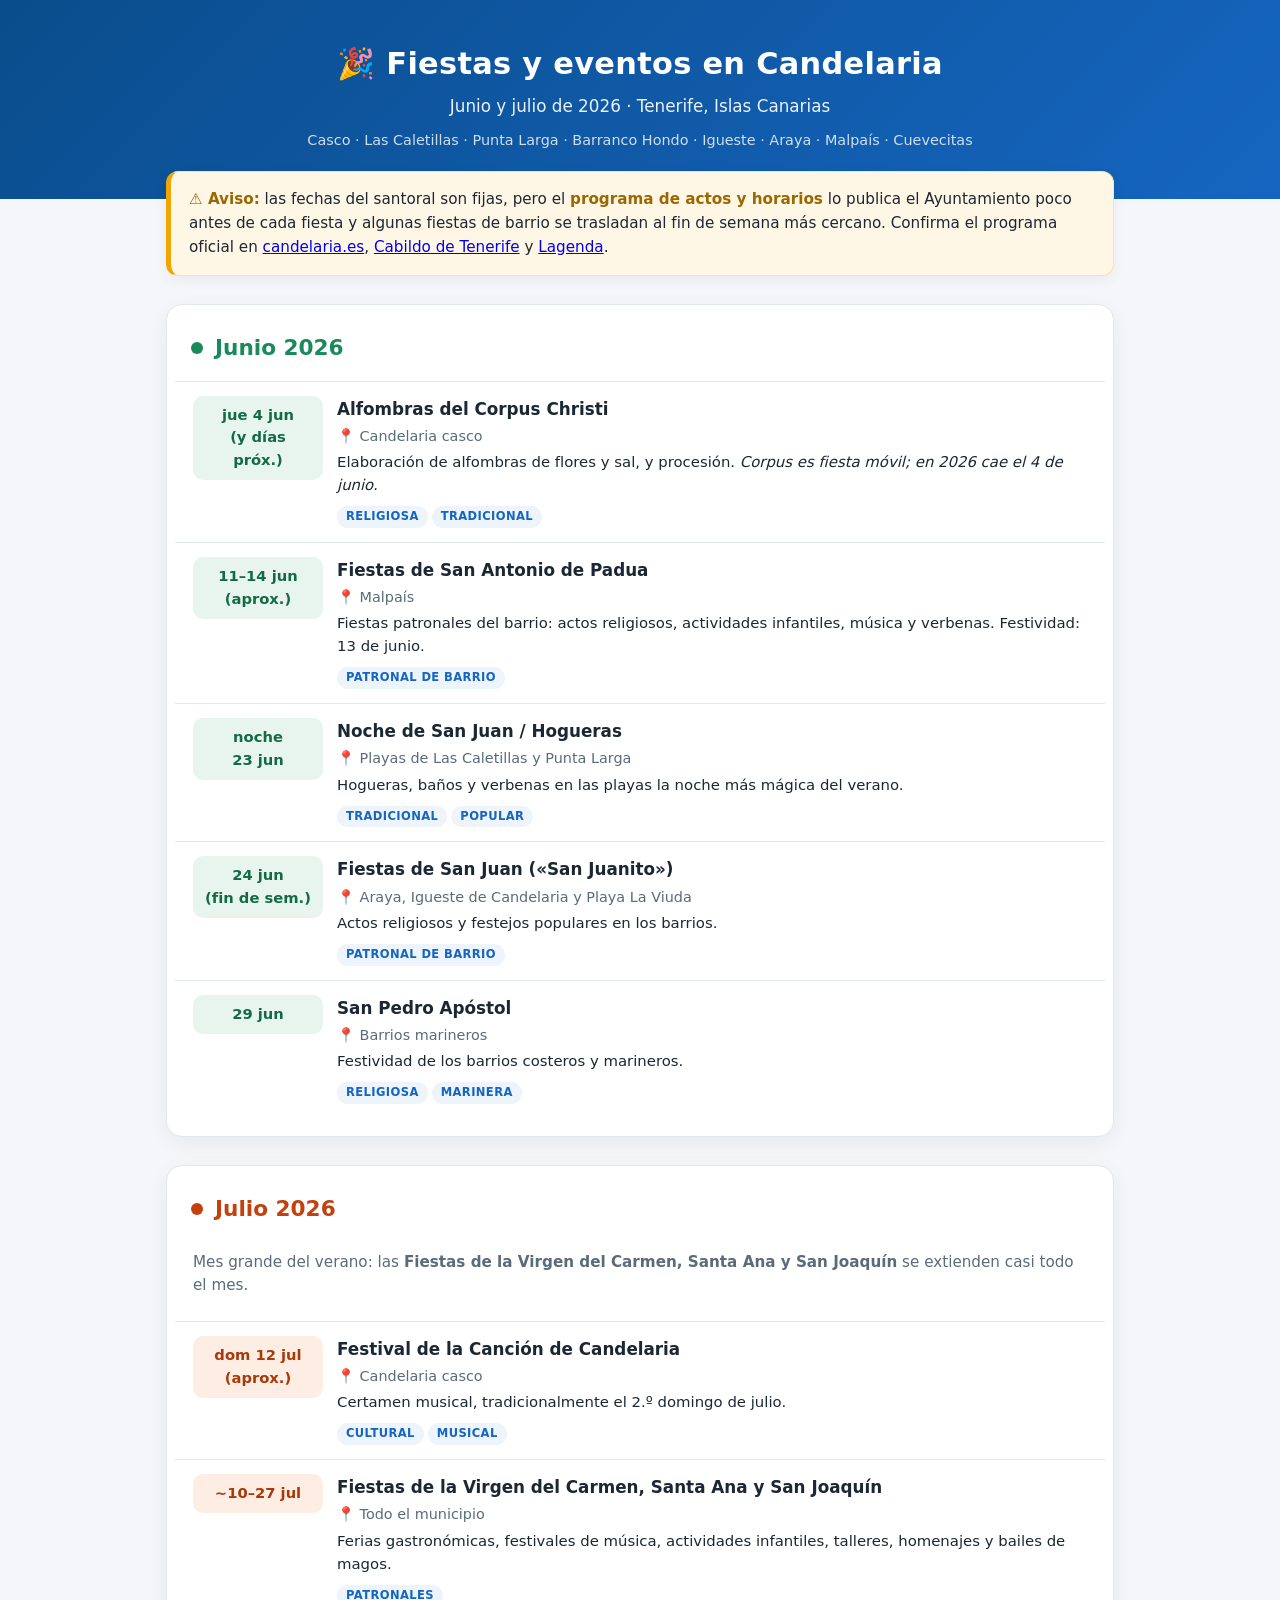
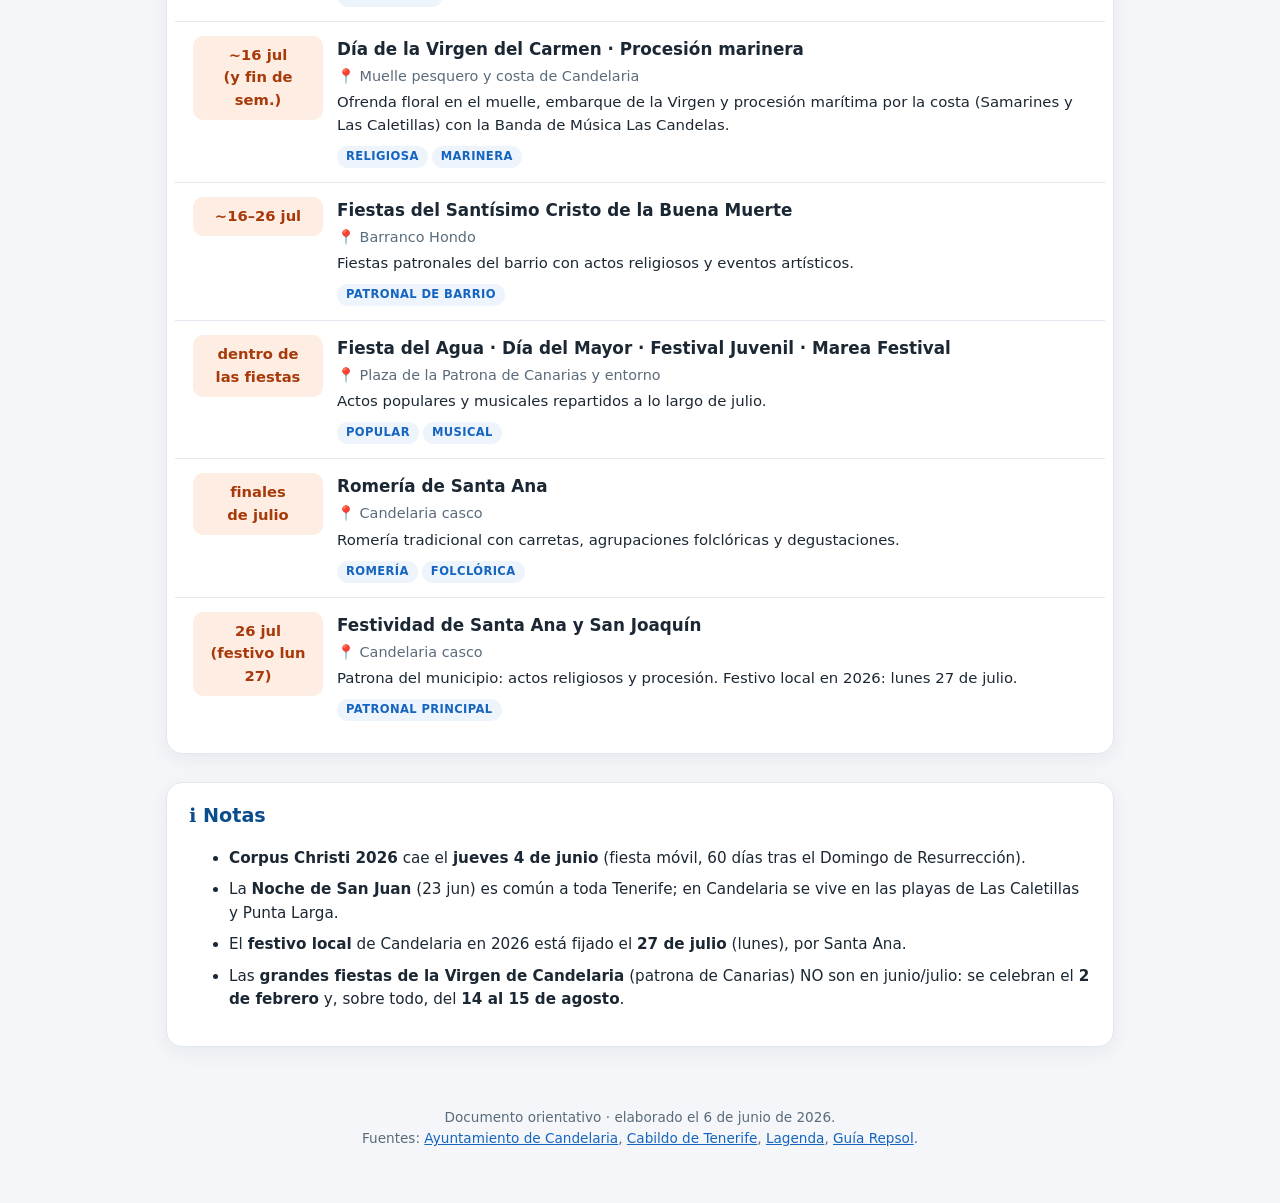
<file: candelaria-eventos/calendario-junio-julio.html>
<!DOCTYPE html>
<html lang="es">
<head>
<meta charset="UTF-8">
<meta name="viewport" content="width=device-width, initial-scale=1.0">
<title>Fiestas y eventos en Candelaria · Junio–Julio 2026</title>
<style>
  :root{
    --azul:#0a4d8c; --azul2:#1565c0; --arena:#fff8ef;
    --tinta:#1b2733; --gris:#5a6b7b; --linea:#e3e8ee;
    --jun:#1b8a5a; --jul:#c2410c; --chip:#eef4fb;
  }
  *{box-sizing:border-box}
  body{
    margin:0; font-family:system-ui,-apple-system,"Segoe UI",Roboto,Helvetica,Arial,sans-serif;
    color:var(--tinta); background:#f4f6f9; line-height:1.55;
  }
  header{
    background:linear-gradient(135deg,var(--azul) 0%,var(--azul2) 100%);
    color:#fff; padding:40px 24px 48px; text-align:center;
  }
  header h1{margin:0 0 6px; font-size:1.9rem; letter-spacing:.3px}
  header p{margin:0; opacity:.92; font-size:1.05rem}
  header .sub{margin-top:10px; font-size:.9rem; opacity:.8}
  main{max-width:980px; margin:-28px auto 60px; padding:0 16px}
  .aviso{
    background:#fff7e6; border:1px solid #ffe2a8; border-left:5px solid #f0a500;
    border-radius:12px; padding:16px 18px; margin:0 0 28px; font-size:.95rem;
    box-shadow:0 4px 14px rgba(0,0,0,.05);
  }
  .aviso b{color:#9a6700}
  section{
    background:#fff; border:1px solid var(--linea); border-radius:16px;
    padding:8px 8px 18px; margin-bottom:28px; box-shadow:0 6px 20px rgba(20,40,70,.06);
    overflow:hidden;
  }
  .mes{
    display:flex; align-items:center; gap:12px; padding:18px 16px 10px;
    font-size:1.35rem; font-weight:700;
  }
  .mes.junio{color:var(--jun)}
  .mes.julio{color:var(--jul)}
  .mes .dot{width:12px;height:12px;border-radius:50%}
  .mes.junio .dot{background:var(--jun)}
  .mes.julio .dot{background:var(--jul)}
  .nota-mes{padding:0 18px 8px; color:var(--gris); font-size:.95rem}
  ul.eventos{list-style:none; margin:6px 0 0; padding:0}
  ul.eventos li{
    display:grid; grid-template-columns:130px 1fr; gap:14px;
    padding:14px 18px; border-top:1px solid var(--linea); align-items:start;
  }
  .fecha{
    font-weight:700; color:var(--tinta); font-size:.92rem;
    background:var(--chip); border-radius:10px; padding:8px 10px; text-align:center;
  }
  .junio .fecha{background:#e7f5ee; color:#136b46}
  .julio .fecha{background:#fdede2; color:#a8390a}
  .ev h3{margin:0 0 3px; font-size:1.05rem}
  .ev .lugar{color:var(--gris); font-size:.9rem; margin:0 0 4px}
  .ev .desc{margin:0; font-size:.93rem}
  .tags{margin-top:6px}
  .tag{
    display:inline-block; font-size:.72rem; font-weight:600; text-transform:uppercase;
    letter-spacing:.4px; color:var(--azul2); background:var(--chip);
    border-radius:20px; padding:2px 9px; margin:2px 4px 0 0;
  }
  .notas{
    background:#fff; border:1px solid var(--linea); border-radius:16px;
    padding:18px 22px; box-shadow:0 6px 20px rgba(20,40,70,.06);
  }
  .notas h2{margin-top:0; font-size:1.2rem; color:var(--azul)}
  .notas li{margin-bottom:8px; font-size:.95rem}
  footer{text-align:center; color:var(--gris); font-size:.85rem; padding:0 16px 40px}
  footer a{color:var(--azul2)}
  @media(max-width:560px){
    ul.eventos li{grid-template-columns:1fr; gap:6px}
    .fecha{justify-self:start; padding:6px 12px}
    header h1{font-size:1.5rem}
  }
</style>
</head>
<body>
<header>
  <h1>🎉 Fiestas y eventos en Candelaria</h1>
  <p>Junio y julio de 2026 · Tenerife, Islas Canarias</p>
  <div class="sub">Casco · Las Caletillas · Punta Larga · Barranco Hondo · Igueste · Araya · Malpaís · Cuevecitas</div>
</header>

<main>
  <div class="aviso">
    <b>⚠️ Aviso:</b> las fechas del santoral son fijas, pero el <b>programa de actos y horarios</b>
    lo publica el Ayuntamiento poco antes de cada fiesta y algunas fiestas de barrio se trasladan al
    fin de semana más cercano. Confirma el programa oficial en
    <a href="https://www.candelaria.es" target="_blank" rel="noopener">candelaria.es</a>,
    <a href="https://www.tenerife.es/fiestas-de-tenerife" target="_blank" rel="noopener">Cabildo de Tenerife</a>
    y <a href="https://lagenda.org" target="_blank" rel="noopener">Lagenda</a>.
  </div>

  <!-- JUNIO -->
  <section class="junio">
    <div class="mes junio"><span class="dot"></span>Junio 2026</div>
    <ul class="eventos">
      <li>
        <div class="fecha">jue 4 jun<br>(y días próx.)</div>
        <div class="ev">
          <h3>Alfombras del Corpus Christi</h3>
          <p class="lugar">📍 Candelaria casco</p>
          <p class="desc">Elaboración de alfombras de flores y sal, y procesión. <em>Corpus es fiesta móvil; en 2026 cae el 4 de junio.</em></p>
          <div class="tags"><span class="tag">Religiosa</span><span class="tag">Tradicional</span></div>
        </div>
      </li>
      <li>
        <div class="fecha">11–14 jun<br>(aprox.)</div>
        <div class="ev">
          <h3>Fiestas de San Antonio de Padua</h3>
          <p class="lugar">📍 Malpaís</p>
          <p class="desc">Fiestas patronales del barrio: actos religiosos, actividades infantiles, música y verbenas. Festividad: 13 de junio.</p>
          <div class="tags"><span class="tag">Patronal de barrio</span></div>
        </div>
      </li>
      <li>
        <div class="fecha">noche<br>23 jun</div>
        <div class="ev">
          <h3>Noche de San Juan / Hogueras</h3>
          <p class="lugar">📍 Playas de Las Caletillas y Punta Larga</p>
          <p class="desc">Hogueras, baños y verbenas en las playas la noche más mágica del verano.</p>
          <div class="tags"><span class="tag">Tradicional</span><span class="tag">Popular</span></div>
        </div>
      </li>
      <li>
        <div class="fecha">24 jun<br>(fin de sem.)</div>
        <div class="ev">
          <h3>Fiestas de San Juan («San Juanito»)</h3>
          <p class="lugar">📍 Araya, Igueste de Candelaria y Playa La Viuda</p>
          <p class="desc">Actos religiosos y festejos populares en los barrios.</p>
          <div class="tags"><span class="tag">Patronal de barrio</span></div>
        </div>
      </li>
      <li>
        <div class="fecha">29 jun</div>
        <div class="ev">
          <h3>San Pedro Apóstol</h3>
          <p class="lugar">📍 Barrios marineros</p>
          <p class="desc">Festividad de los barrios costeros y marineros.</p>
          <div class="tags"><span class="tag">Religiosa</span><span class="tag">Marinera</span></div>
        </div>
      </li>
    </ul>
  </section>

  <!-- JULIO -->
  <section class="julio">
    <div class="mes julio"><span class="dot"></span>Julio 2026</div>
    <p class="nota-mes">Mes grande del verano: las <b>Fiestas de la Virgen del Carmen, Santa Ana y San Joaquín</b> se extienden casi todo el mes.</p>
    <ul class="eventos">
      <li>
        <div class="fecha">dom 12 jul<br>(aprox.)</div>
        <div class="ev">
          <h3>Festival de la Canción de Candelaria</h3>
          <p class="lugar">📍 Candelaria casco</p>
          <p class="desc">Certamen musical, tradicionalmente el 2.º domingo de julio.</p>
          <div class="tags"><span class="tag">Cultural</span><span class="tag">Musical</span></div>
        </div>
      </li>
      <li>
        <div class="fecha">~10–27 jul</div>
        <div class="ev">
          <h3>Fiestas de la Virgen del Carmen, Santa Ana y San Joaquín</h3>
          <p class="lugar">📍 Todo el municipio</p>
          <p class="desc">Ferias gastronómicas, festivales de música, actividades infantiles, talleres, homenajes y bailes de magos.</p>
          <div class="tags"><span class="tag">Patronales</span></div>
        </div>
      </li>
      <li>
        <div class="fecha">~16 jul<br>(y fin de sem.)</div>
        <div class="ev">
          <h3>Día de la Virgen del Carmen · Procesión marinera</h3>
          <p class="lugar">📍 Muelle pesquero y costa de Candelaria</p>
          <p class="desc">Ofrenda floral en el muelle, embarque de la Virgen y procesión marítima por la costa (Samarines y Las Caletillas) con la Banda de Música Las Candelas.</p>
          <div class="tags"><span class="tag">Religiosa</span><span class="tag">Marinera</span></div>
        </div>
      </li>
      <li>
        <div class="fecha">~16–26 jul</div>
        <div class="ev">
          <h3>Fiestas del Santísimo Cristo de la Buena Muerte</h3>
          <p class="lugar">📍 Barranco Hondo</p>
          <p class="desc">Fiestas patronales del barrio con actos religiosos y eventos artísticos.</p>
          <div class="tags"><span class="tag">Patronal de barrio</span></div>
        </div>
      </li>
      <li>
        <div class="fecha">dentro de<br>las fiestas</div>
        <div class="ev">
          <h3>Fiesta del Agua · Día del Mayor · Festival Juvenil · Marea Festival</h3>
          <p class="lugar">📍 Plaza de la Patrona de Canarias y entorno</p>
          <p class="desc">Actos populares y musicales repartidos a lo largo de julio.</p>
          <div class="tags"><span class="tag">Popular</span><span class="tag">Musical</span></div>
        </div>
      </li>
      <li>
        <div class="fecha">finales<br>de julio</div>
        <div class="ev">
          <h3>Romería de Santa Ana</h3>
          <p class="lugar">📍 Candelaria casco</p>
          <p class="desc">Romería tradicional con carretas, agrupaciones folclóricas y degustaciones.</p>
          <div class="tags"><span class="tag">Romería</span><span class="tag">Folclórica</span></div>
        </div>
      </li>
      <li>
        <div class="fecha">26 jul<br>(festivo lun 27)</div>
        <div class="ev">
          <h3>Festividad de Santa Ana y San Joaquín</h3>
          <p class="lugar">📍 Candelaria casco</p>
          <p class="desc">Patrona del municipio: actos religiosos y procesión. Festivo local en 2026: lunes 27 de julio.</p>
          <div class="tags"><span class="tag">Patronal principal</span></div>
        </div>
      </li>
    </ul>
  </section>

  <div class="notas">
    <h2>ℹ️ Notas</h2>
    <ul>
      <li><b>Corpus Christi 2026</b> cae el <b>jueves 4 de junio</b> (fiesta móvil, 60 días tras el Domingo de Resurrección).</li>
      <li>La <b>Noche de San Juan</b> (23 jun) es común a toda Tenerife; en Candelaria se vive en las playas de Las Caletillas y Punta Larga.</li>
      <li>El <b>festivo local</b> de Candelaria en 2026 está fijado el <b>27 de julio</b> (lunes), por Santa Ana.</li>
      <li>Las <b>grandes fiestas de la Virgen de Candelaria</b> (patrona de Canarias) NO son en junio/julio: se celebran el <b>2 de febrero</b> y, sobre todo, del <b>14 al 15 de agosto</b>.</li>
    </ul>
  </div>
</main>

<footer>
  <p>Documento orientativo · elaborado el 6 de junio de 2026.<br>
  Fuentes: <a href="https://www.candelaria.es" target="_blank" rel="noopener">Ayuntamiento de Candelaria</a>,
  <a href="https://www.tenerife.es/fiestas-de-tenerife" target="_blank" rel="noopener">Cabildo de Tenerife</a>,
  <a href="https://lagenda.org" target="_blank" rel="noopener">Lagenda</a>,
  <a href="https://www.guiarepsol.com/es/fichas/fiesta/fiestas-de-la-virgen-del-carmen-de-candelaria-184242/" target="_blank" rel="noopener">Guía Repsol</a>.</p>
</footer>
</body>
</html>
</file>
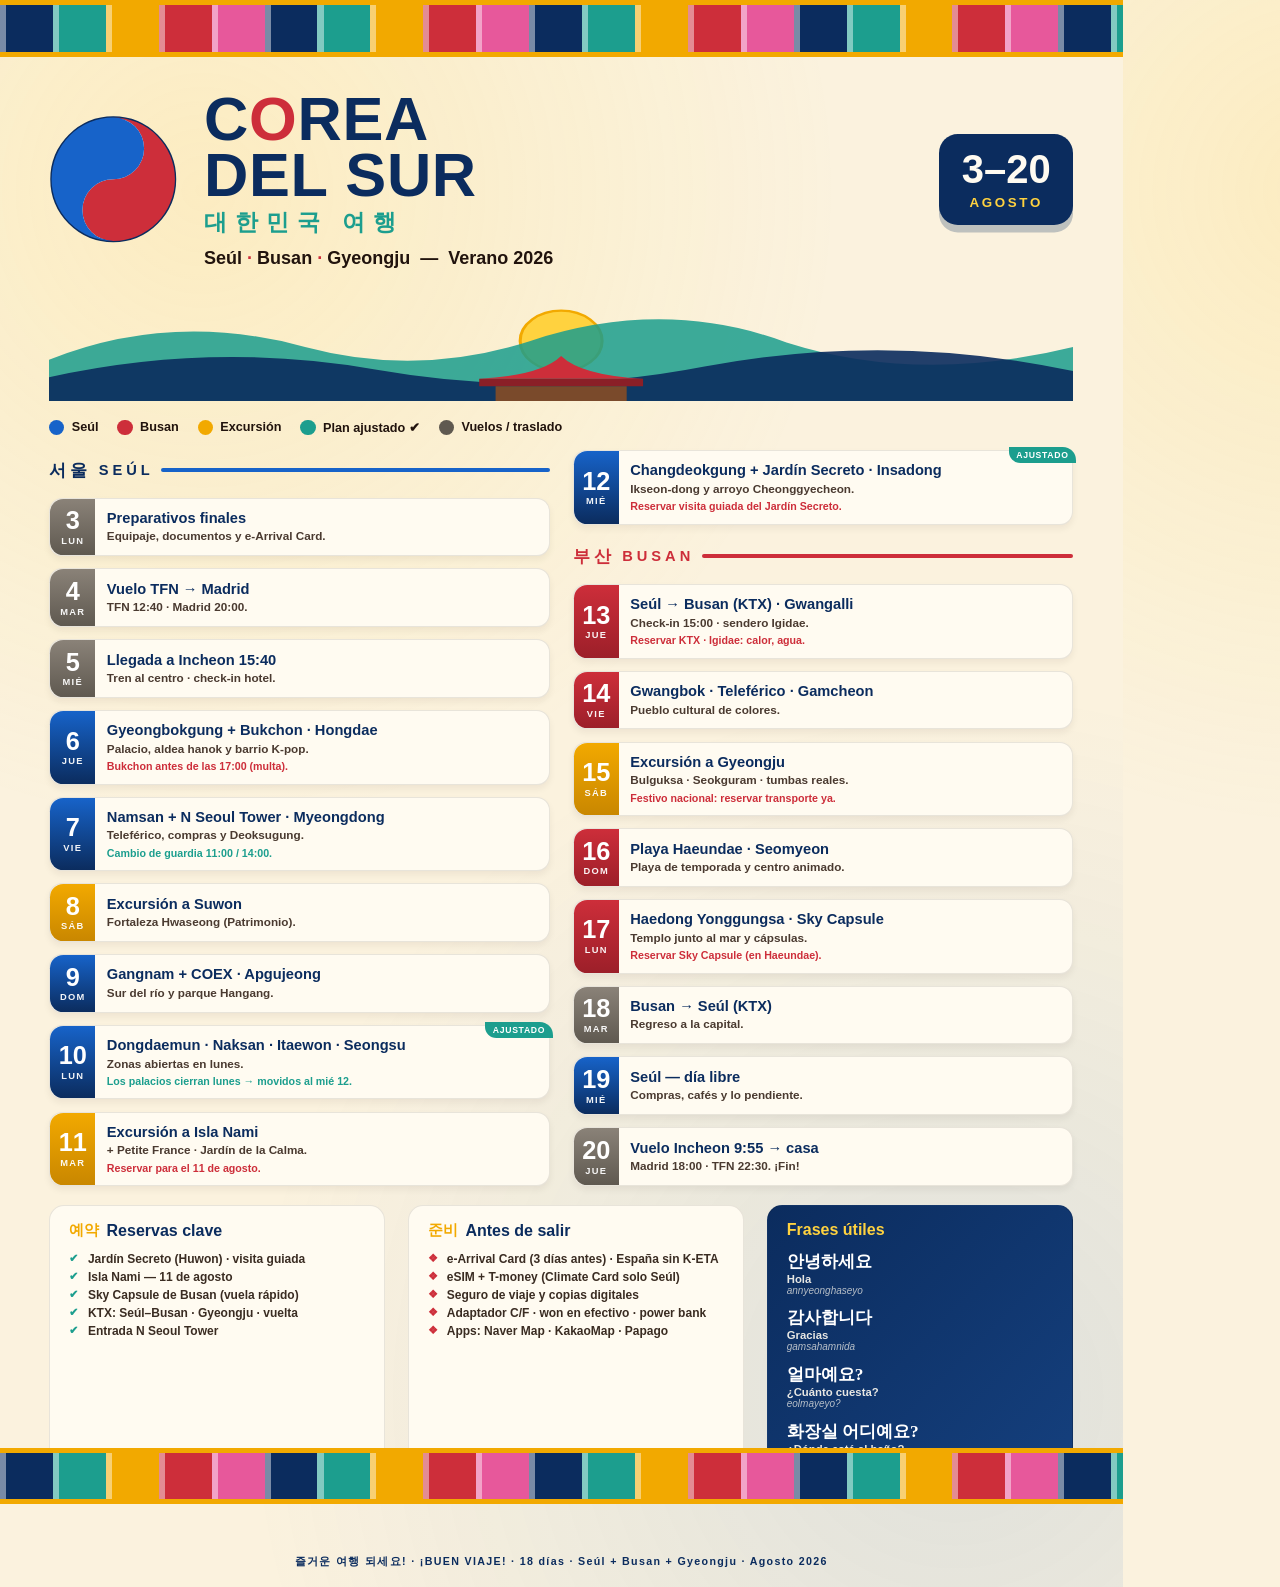
<file: docs/poster-corea-2026.html>
<!DOCTYPE html>
<html lang="es">
<head>
<meta charset="utf-8">
<style>
  @page { size: A3 portrait; margin: 0; }
  :root{
    --indigo:#0B2C5E;      /* azul bandera profundo */
    --blue:#1763C9;
    --red:#CD2E3A;         /* rojo taegeuk */
    --gold:#F2A900;
    --yellow:#FFD23F;
    --jade:#1C9E8E;
    --pink:#E7589B;
    --ink:#21130D;
    --hanji:#FBF2DE;       /* papel hanji */
    --hanji2:#F6E7C6;
    --cream:#FFFBF1;
  }
  *{ box-sizing:border-box; margin:0; padding:0; }
  html,body{ width:297mm; height:420mm; }
  body{
    font-family:"NanumSquareRound","Noto Sans CJK KR",sans-serif;
    color:var(--ink);
    background:
      radial-gradient(circle at 18% 12%, rgba(255,210,63,.18), transparent 38%),
      radial-gradient(circle at 85% 88%, rgba(23,99,201,.12), transparent 42%),
      var(--hanji);
    position:relative;
  }
  /* ---------- bandas dancheong ---------- */
  .dancheong{
    height:15mm; width:100%; position:relative;
    border-top:1.5mm solid var(--gold); border-bottom:1.5mm solid var(--gold);
    background:repeating-linear-gradient(90deg,
      var(--indigo) 0, var(--indigo) 14mm,
      var(--jade) 14mm, var(--jade) 28mm,
      var(--gold) 28mm, var(--gold) 42mm,
      var(--red) 42mm, var(--red) 56mm,
      var(--pink) 56mm, var(--pink) 70mm);
  }
  .dancheong::after{
    content:""; position:absolute; left:0; right:0; top:0; bottom:0;
    background:repeating-linear-gradient(90deg,
      rgba(255,255,255,.9) 0, rgba(255,255,255,.9) 1.6mm,
      transparent 1.6mm, transparent 14mm);
    opacity:.5;
  }
  .dancheong.bottom{ position:absolute; bottom:0; left:0; }

  .wrap{ padding:9mm 13mm 0; }

  /* ---------- cabecera ---------- */
  header{ display:flex; align-items:center; gap:7mm; margin-bottom:5mm; }
  .taegeuk{ width:34mm; height:34mm; flex:none; }
  .title h1{
    font-family:"NanumSquareRound",sans-serif; font-weight:800;
    font-size:46pt; line-height:.92; letter-spacing:.5pt;
    color:var(--indigo);
  }
  .title h1 .acc{ color:var(--red); }
  .title .ko{
    font-family:"Noto Serif CJK KR","NanumMyeongjo",serif;
    font-size:17pt; color:var(--jade); font-weight:700; margin-top:1mm; letter-spacing:6pt;
  }
  .title .sub{
    margin-top:2.5mm; font-size:13.5pt; font-weight:700; color:var(--ink);
  }
  .title .sub b{ color:var(--red); }
  .datechip{
    margin-left:auto; text-align:center; flex:none;
    background:var(--indigo); color:var(--cream); border-radius:5mm;
    padding:4mm 6mm; box-shadow:0 2mm 0 rgba(11,44,94,.25);
  }
  .datechip .big{ font-size:30pt; font-weight:800; line-height:1; }
  .datechip .small{ font-size:10pt; font-weight:700; letter-spacing:2pt; color:var(--yellow); margin-top:1.5mm; }

  /* ---------- skyline ---------- */
  .skyline{ width:100%; height:30mm; display:block; margin:1mm 0 5mm; }

  /* ---------- leyenda ---------- */
  .legend{ display:flex; gap:5mm; flex-wrap:wrap; margin-bottom:4mm; font-size:9.5pt; font-weight:700; }
  .legend span{ display:flex; align-items:center; gap:2mm; }
  .dot{ width:4mm; height:4mm; border-radius:50%; display:inline-block; }

  /* ---------- columnas de dias ---------- */
  .grid{ display:flex; gap:6mm; }
  .col{ flex:1; display:flex; flex-direction:column; gap:3.2mm; }

  .day{
    position:relative; background:var(--cream); border-radius:3.5mm;
    padding:3mm 4mm 3mm 15mm; border:.5mm solid rgba(33,19,13,.1);
    box-shadow:0 1mm 2mm rgba(33,19,13,.06);
  }
  .day .num{
    position:absolute; left:0; top:0; bottom:0; width:12mm;
    border-radius:3.5mm 0 0 3.5mm; color:#fff;
    display:flex; flex-direction:column; align-items:center; justify-content:center;
  }
  .day .num .d{ font-size:19pt; font-weight:800; line-height:1; }
  .day .num .w{ font-size:7pt; font-weight:700; letter-spacing:1pt; margin-top:.6mm; opacity:.95; }
  .day .place{ font-size:11pt; font-weight:800; color:var(--indigo); line-height:1.12; }
  .day .desc{ font-size:8.8pt; font-weight:600; color:#4a3a30; margin-top:.8mm; line-height:1.25; }
  .day .tip{ font-size:8pt; font-weight:700; color:var(--red); margin-top:1mm; }
  .day .tip.ok{ color:var(--jade); }

  .num.seoul{ background:linear-gradient(var(--blue),var(--indigo)); }
  .num.busan{ background:linear-gradient(var(--red),#9c1f29); }
  .num.trip{ background:linear-gradient(#8a8278,#5f5950); }
  .num.exc{ background:linear-gradient(var(--gold),#c98700); }

  .ribbon{
    position:absolute; top:-1mm; right:-1mm; background:var(--jade); color:#fff;
    font-size:6.5pt; font-weight:800; padding:.8mm 2mm; border-radius:0 3.5mm 0 3mm; letter-spacing:.5pt;
  }
  .cityband{
    display:flex; align-items:center; gap:2mm; font-weight:800; letter-spacing:3pt;
    font-size:11pt; padding:1mm 0; margin-top:1mm;
  }
  .cityband .ko{ font-family:"Noto Serif CJK KR",serif; font-size:13pt; }
  .cityband.s{ color:var(--indigo); }
  .cityband.b{ color:var(--red); }
  .cityband .ln{ flex:1; height:1mm; border-radius:1mm; }
  .cityband.s .ln{ background:var(--blue); }
  .cityband.b .ln{ background:var(--red); }

  /* ---------- panel inferior ---------- */
  .bottom{ display:flex; gap:6mm; margin:5mm 0 22mm; }
  .panel{ flex:1; background:var(--cream); border-radius:4mm; padding:4mm 5mm; border:.5mm solid rgba(33,19,13,.1); }
  .panel h3{ font-size:12pt; color:var(--indigo); margin-bottom:2.5mm; display:flex; align-items:center; gap:2mm; }
  .panel h3 .k{ font-family:"Noto Serif CJK KR",serif; color:var(--gold); font-size:11pt; }
  .panel ul{ list-style:none; }
  .panel li{ font-size:9pt; font-weight:600; color:#3a2c22; line-height:1.5; padding-left:5mm; position:relative; }
  .panel li::before{ content:"❖"; position:absolute; left:0; color:var(--red); font-size:8pt; }
  .panel.book li::before{ content:"✔"; color:var(--jade); }
  .phrases{ flex:.9; background:linear-gradient(135deg,var(--indigo),#15407e); color:var(--cream); }
  .phrases h3{ color:var(--yellow); }
  .phrases .row{ margin-bottom:2.6mm; }
  .phrases .ko{ font-family:"Noto Serif CJK KR",serif; font-size:13pt; font-weight:700; color:#fff; }
  .phrases .es{ font-size:8.5pt; font-weight:600; opacity:.9; }
  .phrases .ro{ font-size:7.5pt; font-style:italic; opacity:.7; }

  .credit{ position:absolute; bottom:5mm; left:0; right:0; text-align:center;
           font-size:8pt; font-weight:700; color:var(--indigo); letter-spacing:1pt; }
</style>
</head>
<body>
  <div class="dancheong"></div>
  <div class="wrap">

    <header>
      <svg class="taegeuk" viewBox="0 0 100 100">
        <circle cx="50" cy="50" r="48" fill="#fff" stroke="#0B2C5E" stroke-width="2"/>
        <path d="M50 2 a48 48 0 0 1 0 96 a24 24 0 0 1 0-48 a24 24 0 0 0 0-48Z" fill="#CD2E3A"/>
        <path d="M50 98 a48 48 0 0 1 0-96 a24 24 0 0 1 0 48 a24 24 0 0 0 0 48Z" fill="#1763C9"/>
      </svg>
      <div class="title">
        <h1>C<span class="acc">O</span>REA<br>DEL SUR</h1>
        <div class="ko">대한민국 여행</div>
        <div class="sub">Seúl <b>·</b> Busan <b>·</b> Gyeongju &nbsp;—&nbsp; Verano 2026</div>
      </div>
      <div class="datechip">
        <div class="big">3–20</div>
        <div class="small">AGOSTO</div>
      </div>
    </header>

    <!-- skyline: montañas + hanok + sol -->
    <svg class="skyline" viewBox="0 0 1000 150" preserveAspectRatio="none">
      <circle cx="500" cy="70" r="40" fill="#FFD23F"/>
      <circle cx="500" cy="70" r="40" fill="none" stroke="#F2A900" stroke-width="3"/>
      <path d="M0 150 L0 95 Q120 30 250 78 Q360 118 470 70 Q600 12 720 72 Q850 128 1000 78 L1000 150 Z" fill="#1C9E8E" opacity=".85"/>
      <path d="M0 150 L0 118 Q160 70 320 108 Q480 146 640 104 Q820 58 1000 110 L1000 150 Z" fill="#0B2C5E" opacity=".9"/>
      <!-- tejado hanok central -->
      <g transform="translate(430,90)">
        <path d="M70 0 Q90 26 150 30 L-10 30 Q50 26 70 0Z" fill="#CD2E3A"/>
        <path d="M-10 30 L150 30 L150 40 L-10 40 Z" fill="#8a1f27"/>
        <rect x="6" y="40" width="128" height="20" fill="#7a4a2b"/>
      </g>
    </svg>

    <div class="legend">
      <span><i class="dot" style="background:#1763C9"></i>Seúl</span>
      <span><i class="dot" style="background:#CD2E3A"></i>Busan</span>
      <span><i class="dot" style="background:#F2A900"></i>Excursión</span>
      <span><i class="dot" style="background:#1C9E8E"></i>Plan ajustado ✔</span>
      <span><i class="dot" style="background:#5f5950"></i>Vuelos / traslado</span>
    </div>

    <div class="grid">
      <!-- COLUMNA 1 -->
      <div class="col">
        <div class="cityband s"><span class="ko">서울</span> SEÚL <span class="ln"></span></div>

        <div class="day"><div class="num trip"><span class="d">3</span><span class="w">LUN</span></div>
          <div class="place">Preparativos finales</div>
          <div class="desc">Equipaje, documentos y e-Arrival Card.</div></div>

        <div class="day"><div class="num trip"><span class="d">4</span><span class="w">MAR</span></div>
          <div class="place">Vuelo TFN → Madrid</div>
          <div class="desc">TFN 12:40 · Madrid 20:00.</div></div>

        <div class="day"><div class="num trip"><span class="d">5</span><span class="w">MIÉ</span></div>
          <div class="place">Llegada a Incheon 15:40</div>
          <div class="desc">Tren al centro · check-in hotel.</div></div>

        <div class="day"><div class="num seoul"><span class="d">6</span><span class="w">JUE</span></div>
          <div class="place">Gyeongbokgung + Bukchon · Hongdae</div>
          <div class="desc">Palacio, aldea hanok y barrio K-pop.</div>
          <div class="tip">Bukchon antes de las 17:00 (multa).</div></div>

        <div class="day"><div class="num seoul"><span class="d">7</span><span class="w">VIE</span></div>
          <div class="place">Namsan + N Seoul Tower · Myeongdong</div>
          <div class="desc">Teleférico, compras y Deoksugung.</div>
          <div class="tip ok">Cambio de guardia 11:00 / 14:00.</div></div>

        <div class="day"><div class="num exc"><span class="d">8</span><span class="w">SÁB</span></div>
          <div class="place">Excursión a Suwon</div>
          <div class="desc">Fortaleza Hwaseong (Patrimonio).</div></div>

        <div class="day"><div class="num seoul"><span class="d">9</span><span class="w">DOM</span></div>
          <div class="place">Gangnam + COEX · Apgujeong</div>
          <div class="desc">Sur del río y parque Hangang.</div></div>

        <div class="day"><div class="num seoul"><span class="d">10</span><span class="w">LUN</span></div>
          <span class="ribbon">AJUSTADO</span>
          <div class="place">Dongdaemun · Naksan · Itaewon · Seongsu</div>
          <div class="desc">Zonas abiertas en lunes.</div>
          <div class="tip ok">Los palacios cierran lunes → movidos al mié 12.</div></div>

        <div class="day"><div class="num exc"><span class="d">11</span><span class="w">MAR</span></div>
          <div class="place">Excursión a Isla Nami</div>
          <div class="desc">+ Petite France · Jardín de la Calma.</div>
          <div class="tip">Reservar para el 11 de agosto.</div></div>
      </div>

      <!-- COLUMNA 2 -->
      <div class="col">
        <div class="day"><div class="num seoul"><span class="d">12</span><span class="w">MIÉ</span></div>
          <span class="ribbon">AJUSTADO</span>
          <div class="place">Changdeokgung + Jardín Secreto · Insadong</div>
          <div class="desc">Ikseon-dong y arroyo Cheonggyecheon.</div>
          <div class="tip">Reservar visita guiada del Jardín Secreto.</div></div>

        <div class="cityband b"><span class="ko">부산</span> BUSAN <span class="ln"></span></div>

        <div class="day"><div class="num busan"><span class="d">13</span><span class="w">JUE</span></div>
          <div class="place">Seúl → Busan (KTX) · Gwangalli</div>
          <div class="desc">Check-in 15:00 · sendero Igidae.</div>
          <div class="tip">Reservar KTX · Igidae: calor, agua.</div></div>

        <div class="day"><div class="num busan"><span class="d">14</span><span class="w">VIE</span></div>
          <div class="place">Gwangbok · Teleférico · Gamcheon</div>
          <div class="desc">Pueblo cultural de colores.</div></div>

        <div class="day"><div class="num exc"><span class="d">15</span><span class="w">SÁB</span></div>
          <div class="place">Excursión a Gyeongju</div>
          <div class="desc">Bulguksa · Seokguram · tumbas reales.</div>
          <div class="tip">Festivo nacional: reservar transporte ya.</div></div>

        <div class="day"><div class="num busan"><span class="d">16</span><span class="w">DOM</span></div>
          <div class="place">Playa Haeundae · Seomyeon</div>
          <div class="desc">Playa de temporada y centro animado.</div></div>

        <div class="day"><div class="num busan"><span class="d">17</span><span class="w">LUN</span></div>
          <div class="place">Haedong Yonggungsa · Sky Capsule</div>
          <div class="desc">Templo junto al mar y cápsulas.</div>
          <div class="tip">Reservar Sky Capsule (en Haeundae).</div></div>

        <div class="day"><div class="num trip"><span class="d">18</span><span class="w">MAR</span></div>
          <div class="place">Busan → Seúl (KTX)</div>
          <div class="desc">Regreso a la capital.</div></div>

        <div class="day"><div class="num seoul"><span class="d">19</span><span class="w">MIÉ</span></div>
          <div class="place">Seúl — día libre</div>
          <div class="desc">Compras, cafés y lo pendiente.</div></div>

        <div class="day"><div class="num trip"><span class="d">20</span><span class="w">JUE</span></div>
          <div class="place">Vuelo Incheon 9:55 → casa</div>
          <div class="desc">Madrid 18:00 · TFN 22:30. ¡Fin!</div></div>
      </div>
    </div>

    <!-- PANELES INFERIORES -->
    <div class="bottom">
      <div class="panel book">
        <h3><span class="k">예약</span> Reservas clave</h3>
        <ul>
          <li>Jardín Secreto (Huwon) · visita guiada</li>
          <li>Isla Nami — 11 de agosto</li>
          <li>Sky Capsule de Busan (vuela rápido)</li>
          <li>KTX: Seúl–Busan · Gyeongju · vuelta</li>
          <li>Entrada N Seoul Tower</li>
        </ul>
      </div>
      <div class="panel">
        <h3><span class="k">준비</span> Antes de salir</h3>
        <ul>
          <li>e-Arrival Card (3 días antes) · España sin K-ETA</li>
          <li>eSIM + T-money (Climate Card solo Seúl)</li>
          <li>Seguro de viaje y copias digitales</li>
          <li>Adaptador C/F · won en efectivo · power bank</li>
          <li>Apps: Naver Map · KakaoMap · Papago</li>
        </ul>
      </div>
      <div class="panel phrases">
        <h3>Frases útiles</h3>
        <div class="row"><div class="ko">안녕하세요</div><div class="es">Hola</div><div class="ro">annyeonghaseyo</div></div>
        <div class="row"><div class="ko">감사합니다</div><div class="es">Gracias</div><div class="ro">gamsahamnida</div></div>
        <div class="row"><div class="ko">얼마예요?</div><div class="es">¿Cuánto cuesta?</div><div class="ro">eolmayeyo?</div></div>
        <div class="row"><div class="ko">화장실 어디예요?</div><div class="es">¿Dónde está el baño?</div><div class="ro">hwajangsil eodiyeyo?</div></div>
      </div>
    </div>

  </div>
  <div class="credit">즐거운 여행 되세요! · ¡BUEN VIAJE! · 18 días · Seúl + Busan + Gyeongju · Agosto 2026</div>
  <div class="dancheong bottom"></div>
</body>
</html>
</file>
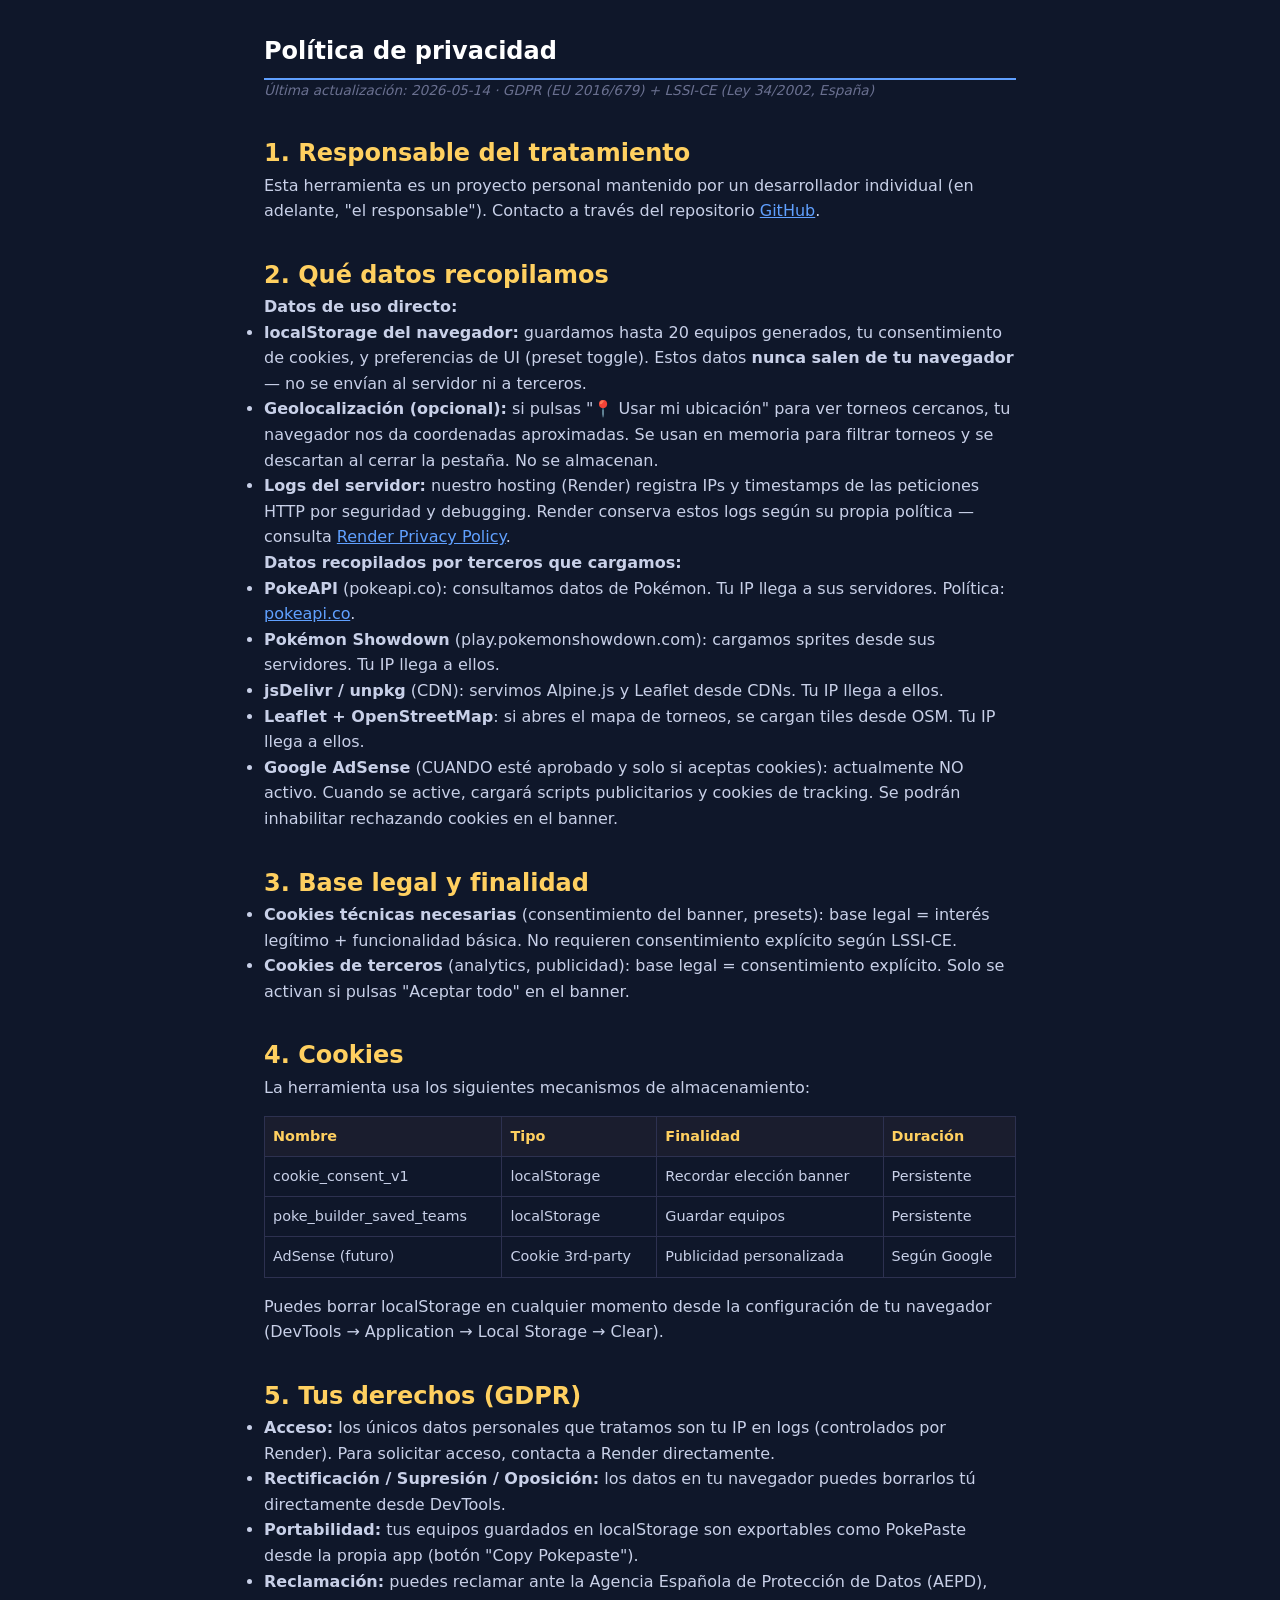
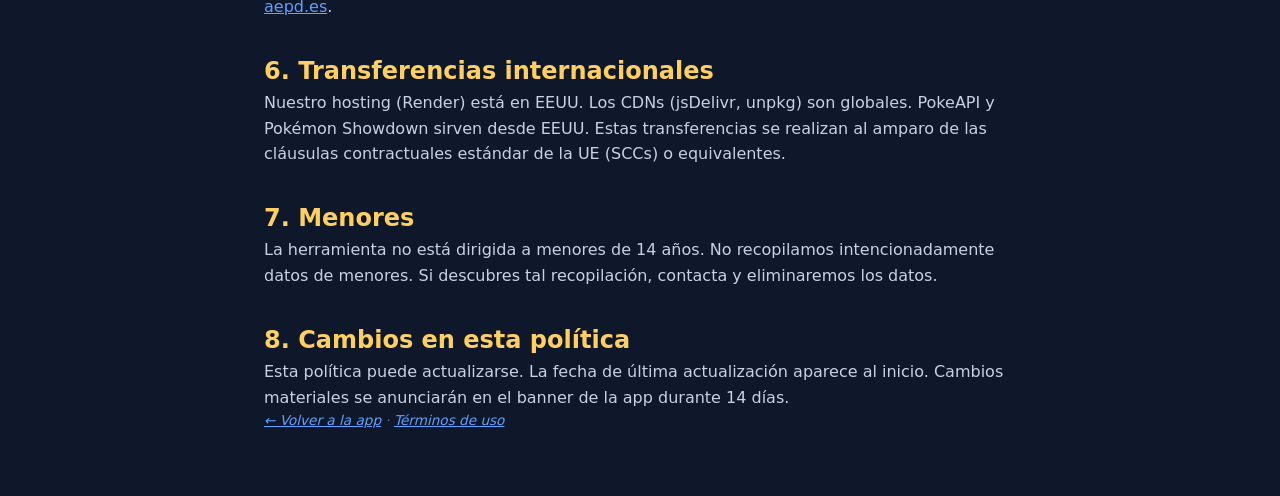
<file: pokemon_team_builder/web/static/privacy.html>
<!DOCTYPE html>
<html lang="es">
<head>
  <meta charset="UTF-8" />
  <meta name="viewport" content="width=device-width, initial-scale=1.0" />
  <title>Política de privacidad · Pokémon Champions Team Builder</title>
  <meta name="description" content="Política de privacidad del Pokémon Champions Team Builder. GDPR / LSSI-CE compliant." />
  <meta name="robots" content="index, follow" />
  <link rel="icon" type="image/svg+xml" href="/favicon.svg" />
  <link rel="stylesheet" href="style.css" />
</head>
<body>
  <article class="legal-page">
    <h1>Política de privacidad</h1>
    <p class="legal-meta">Última actualización: 2026-05-14 · GDPR (EU 2016/679) + LSSI-CE (Ley 34/2002, España)</p>

    <h2>1. Responsable del tratamiento</h2>
    <p>
      Esta herramienta es un proyecto personal mantenido por un desarrollador individual
      (en adelante, "el responsable"). Contacto a través del repositorio
      <a href="https://github.com/Janisher-Illderment/pokemon-team-builder" target="_blank" rel="noopener noreferrer">GitHub</a>.
    </p>

    <h2>2. Qué datos recopilamos</h2>
    <p><strong>Datos de uso directo:</strong></p>
    <ul>
      <li>
        <strong>localStorage del navegador:</strong> guardamos hasta 20 equipos generados,
        tu consentimiento de cookies, y preferencias de UI (preset toggle). Estos datos
        <strong>nunca salen de tu navegador</strong> — no se envían al servidor ni a terceros.
      </li>
      <li>
        <strong>Geolocalización (opcional):</strong> si pulsas "📍 Usar mi ubicación" para
        ver torneos cercanos, tu navegador nos da coordenadas aproximadas. Se usan en
        memoria para filtrar torneos y se descartan al cerrar la pestaña. No se almacenan.
      </li>
      <li>
        <strong>Logs del servidor:</strong> nuestro hosting (Render) registra IPs y
        timestamps de las peticiones HTTP por seguridad y debugging. Render conserva
        estos logs según su propia política — consulta
        <a href="https://render.com/privacy" target="_blank" rel="noopener noreferrer">Render Privacy Policy</a>.
      </li>
    </ul>

    <p><strong>Datos recopilados por terceros que cargamos:</strong></p>
    <ul>
      <li>
        <strong>PokeAPI</strong> (pokeapi.co): consultamos datos de Pokémon. Tu IP llega a
        sus servidores. Política: <a href="https://pokeapi.co/" target="_blank" rel="noopener noreferrer">pokeapi.co</a>.
      </li>
      <li>
        <strong>Pokémon Showdown</strong> (play.pokemonshowdown.com): cargamos sprites
        desde sus servidores. Tu IP llega a ellos.
      </li>
      <li>
        <strong>jsDelivr / unpkg</strong> (CDN): servimos Alpine.js y Leaflet desde CDNs.
        Tu IP llega a ellos.
      </li>
      <li>
        <strong>Leaflet + OpenStreetMap</strong>: si abres el mapa de torneos, se cargan
        tiles desde OSM. Tu IP llega a ellos.
      </li>
      <li>
        <strong>Google AdSense</strong> (CUANDO esté aprobado y solo si aceptas cookies):
        actualmente NO activo. Cuando se active, cargará scripts publicitarios y cookies
        de tracking. Se podrán inhabilitar rechazando cookies en el banner.
      </li>
    </ul>

    <h2>3. Base legal y finalidad</h2>
    <ul>
      <li><strong>Cookies técnicas necesarias</strong> (consentimiento del banner, presets):
        base legal = interés legítimo + funcionalidad básica. No requieren consentimiento
        explícito según LSSI-CE.</li>
      <li><strong>Cookies de terceros</strong> (analytics, publicidad): base legal =
        consentimiento explícito. Solo se activan si pulsas "Aceptar todo" en el banner.</li>
    </ul>

    <h2>4. Cookies</h2>
    <p>La herramienta usa los siguientes mecanismos de almacenamiento:</p>
    <table class="legal-table">
      <thead>
        <tr><th>Nombre</th><th>Tipo</th><th>Finalidad</th><th>Duración</th></tr>
      </thead>
      <tbody>
        <tr><td>cookie_consent_v1</td><td>localStorage</td><td>Recordar elección banner</td><td>Persistente</td></tr>
        <tr><td>poke_builder_saved_teams</td><td>localStorage</td><td>Guardar equipos</td><td>Persistente</td></tr>
        <tr><td>AdSense (futuro)</td><td>Cookie 3rd-party</td><td>Publicidad personalizada</td><td>Según Google</td></tr>
      </tbody>
    </table>
    <p>
      Puedes borrar localStorage en cualquier momento desde la configuración de tu navegador
      (DevTools → Application → Local Storage → Clear).
    </p>

    <h2>5. Tus derechos (GDPR)</h2>
    <ul>
      <li><strong>Acceso:</strong> los únicos datos personales que tratamos son tu IP en logs (controlados por Render). Para solicitar acceso, contacta a Render directamente.</li>
      <li><strong>Rectificación / Supresión / Oposición:</strong> los datos en tu navegador puedes borrarlos tú directamente desde DevTools.</li>
      <li><strong>Portabilidad:</strong> tus equipos guardados en localStorage son exportables como PokePaste desde la propia app (botón "Copy Pokepaste").</li>
      <li><strong>Reclamación:</strong> puedes reclamar ante la Agencia Española de Protección de Datos (AEPD), <a href="https://www.aepd.es/" target="_blank" rel="noopener noreferrer">aepd.es</a>.</li>
    </ul>

    <h2>6. Transferencias internacionales</h2>
    <p>
      Nuestro hosting (Render) está en EEUU. Los CDNs (jsDelivr, unpkg) son globales.
      PokeAPI y Pokémon Showdown sirven desde EEUU. Estas transferencias se realizan al
      amparo de las cláusulas contractuales estándar de la UE (SCCs) o equivalentes.
    </p>

    <h2>7. Menores</h2>
    <p>
      La herramienta no está dirigida a menores de 14 años. No recopilamos
      intencionadamente datos de menores. Si descubres tal recopilación, contacta y
      eliminaremos los datos.
    </p>

    <h2>8. Cambios en esta política</h2>
    <p>
      Esta política puede actualizarse. La fecha de última actualización aparece al inicio.
      Cambios materiales se anunciarán en el banner de la app durante 14 días.
    </p>

    <p class="legal-meta">
      <a href="/">← Volver a la app</a> · <a href="/terms.html">Términos de uso</a>
    </p>
  </article>
</body>
</html>
</file>
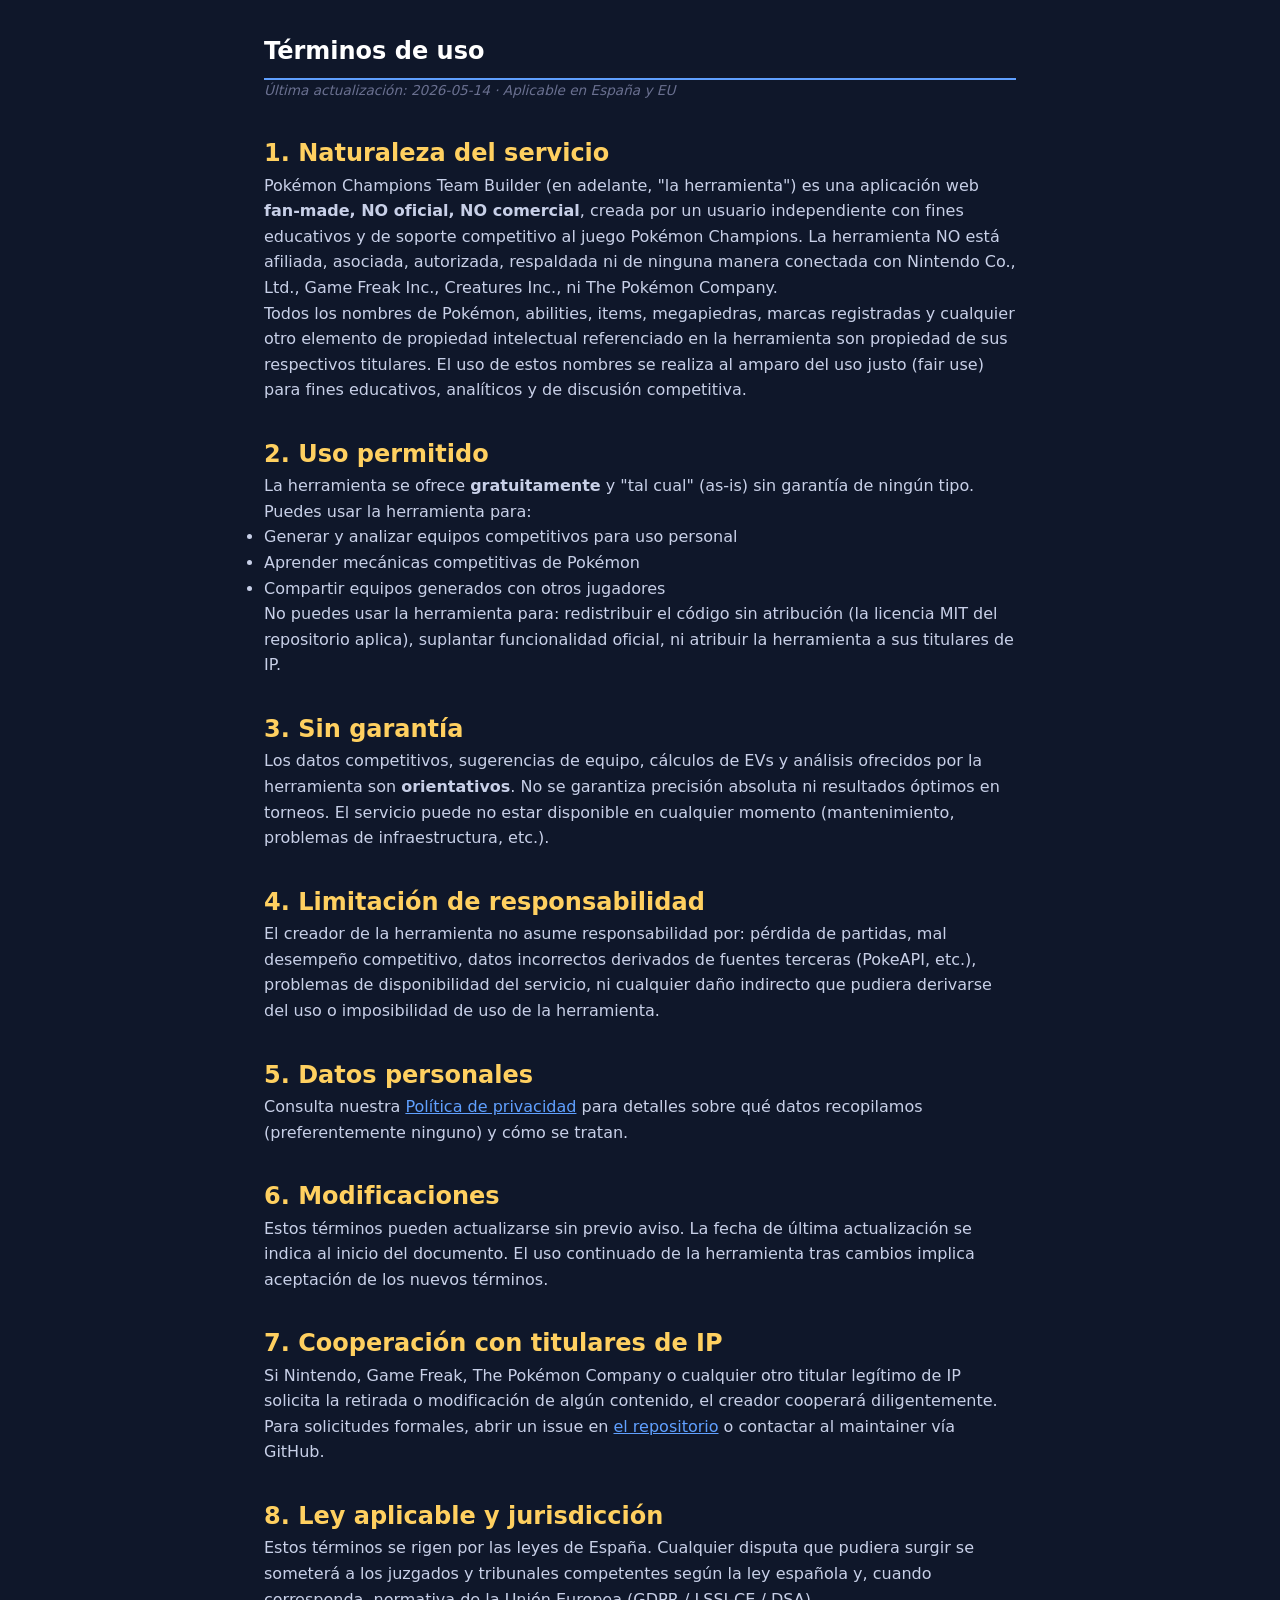
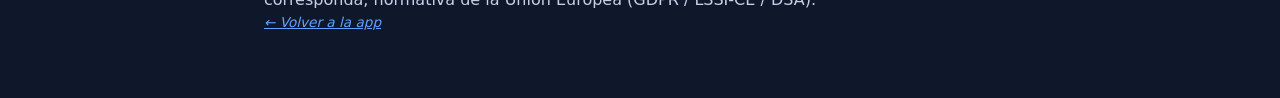
<file: pokemon_team_builder/web/static/terms.html>
<!DOCTYPE html>
<html lang="es">
<head>
  <meta charset="UTF-8" />
  <meta name="viewport" content="width=device-width, initial-scale=1.0" />
  <title>Términos de uso · Pokémon Champions Team Builder</title>
  <meta name="description" content="Términos de uso del Pokémon Champions Team Builder fan-made." />
  <meta name="robots" content="index, follow" />
  <link rel="icon" type="image/svg+xml" href="/favicon.svg" />
  <link rel="stylesheet" href="style.css" />
</head>
<body>
  <article class="legal-page">
    <h1>Términos de uso</h1>
    <p class="legal-meta">Última actualización: 2026-05-14 · Aplicable en España y EU</p>

    <h2>1. Naturaleza del servicio</h2>
    <p>
      Pokémon Champions Team Builder (en adelante, "la herramienta") es una aplicación web
      <strong>fan-made, NO oficial, NO comercial</strong>, creada por un usuario
      independiente con fines educativos y de soporte competitivo al juego Pokémon Champions.
      La herramienta NO está afiliada, asociada, autorizada, respaldada ni de ninguna manera
      conectada con Nintendo Co., Ltd., Game Freak Inc., Creatures Inc., ni The Pokémon Company.
    </p>
    <p>
      Todos los nombres de Pokémon, abilities, items, megapiedras, marcas registradas y
      cualquier otro elemento de propiedad intelectual referenciado en la herramienta son
      propiedad de sus respectivos titulares. El uso de estos nombres se realiza al amparo
      del uso justo (fair use) para fines educativos, analíticos y de discusión competitiva.
    </p>

    <h2>2. Uso permitido</h2>
    <p>
      La herramienta se ofrece <strong>gratuitamente</strong> y "tal cual" (as-is) sin garantía
      de ningún tipo. Puedes usar la herramienta para:
    </p>
    <ul>
      <li>Generar y analizar equipos competitivos para uso personal</li>
      <li>Aprender mecánicas competitivas de Pokémon</li>
      <li>Compartir equipos generados con otros jugadores</li>
    </ul>
    <p>
      No puedes usar la herramienta para: redistribuir el código sin atribución (la licencia
      MIT del repositorio aplica), suplantar funcionalidad oficial, ni atribuir
      la herramienta a sus titulares de IP.
    </p>

    <h2>3. Sin garantía</h2>
    <p>
      Los datos competitivos, sugerencias de equipo, cálculos de EVs y análisis ofrecidos
      por la herramienta son <strong>orientativos</strong>. No se garantiza precisión absoluta
      ni resultados óptimos en torneos. El servicio puede no estar disponible en cualquier
      momento (mantenimiento, problemas de infraestructura, etc.).
    </p>

    <h2>4. Limitación de responsabilidad</h2>
    <p>
      El creador de la herramienta no asume responsabilidad por: pérdida de partidas, mal
      desempeño competitivo, datos incorrectos derivados de fuentes terceras (PokeAPI, etc.),
      problemas de disponibilidad del servicio, ni cualquier daño indirecto que pudiera
      derivarse del uso o imposibilidad de uso de la herramienta.
    </p>

    <h2>5. Datos personales</h2>
    <p>
      Consulta nuestra <a href="/privacy.html">Política de privacidad</a> para detalles
      sobre qué datos recopilamos (preferentemente ninguno) y cómo se tratan.
    </p>

    <h2>6. Modificaciones</h2>
    <p>
      Estos términos pueden actualizarse sin previo aviso. La fecha de última actualización
      se indica al inicio del documento. El uso continuado de la herramienta tras cambios
      implica aceptación de los nuevos términos.
    </p>

    <h2>7. Cooperación con titulares de IP</h2>
    <p>
      Si Nintendo, Game Freak, The Pokémon Company o cualquier otro titular legítimo de IP
      solicita la retirada o modificación de algún contenido, el creador cooperará
      diligentemente. Para solicitudes formales, abrir un issue en
      <a href="https://github.com/Janisher-Illderment/pokemon-team-builder/issues" target="_blank" rel="noopener noreferrer">el repositorio</a>
      o contactar al maintainer vía GitHub.
    </p>

    <h2>8. Ley aplicable y jurisdicción</h2>
    <p>
      Estos términos se rigen por las leyes de España. Cualquier disputa que pudiera
      surgir se someterá a los juzgados y tribunales competentes según la ley española
      y, cuando corresponda, normativa de la Unión Europea (GDPR / LSSI-CE / DSA).
    </p>

    <p class="legal-meta">
      <a href="/">← Volver a la app</a>
    </p>
  </article>
</body>
</html>
</file>
<file: pokemon_team_builder/web/static/style.css>
*, *::before, *::after { box-sizing: border-box; margin: 0; padding: 0; }

html { height: 100%; }
body {
  font-family: system-ui, sans-serif;
  background: #0f172a;
  color: #e2e8f0;
  /* Sticky-footer pattern via CSS Grid. body is a 2-row grid where the
     first row (.app-shell) takes all available space (1fr) and the
     footer occupies the second row (auto = only as tall as content).
     On empty-state the footer sticks to the viewport bottom; with
     content the .app-shell expands and the footer flows below it.
     This pattern is the most reliable sticky-footer technique — it
     does not depend on flex inheritance, descendant grow factors, or
     attribute selectors. */
  min-height: 100vh;
  display: grid;
  grid-template-rows: 1fr auto;
}
.app-shell {
  /* The wrapper sits in the 1fr row of the body grid. It does not need
     its own flex/grid here — its children flow as normal block elements
     (header, main, sections). Explicitly setting min-width: 0 prevents
     overflow issues when long pokepaste content lands in the textarea. */
  min-width: 0;
}
/* When the cookie banner is still showing (consent pending) it overlays
   the bottom of the viewport via position:fixed. Reserve space for it
   so the sticky footer is not hidden underneath. The script in
   index.html toggles .cookie-pending on <body>. */
body.cookie-pending {
  padding-bottom: 140px;
}
@media (max-width: 720px) {
  body.cookie-pending { padding-bottom: 200px; }
}

header {
  background: linear-gradient(135deg, #cc0000 0%, #7a0000 30%, #1e1e2e 65%);
  padding: 1.4rem 1rem 1.2rem;
  text-align: center;
  border-bottom: 2px solid #ff3b3b;
  position: relative;
  overflow: hidden;
}
header::before {
  content: '';
  position: absolute;
  inset: 0;
  background: radial-gradient(ellipse at 50% 0%, rgba(255,80,80,0.12) 0%, transparent 70%);
  pointer-events: none;
}
.header-logo {
  display: flex;
  align-items: center;
  justify-content: center;
  gap: 0.6rem;
}
.pokeball-icon {
  width: 36px;
  height: 36px;
  flex-shrink: 0;
  filter: drop-shadow(0 0 6px rgba(255,80,80,0.5));
}
header h1 {
  font-size: clamp(1.25rem, 4vw, 2rem);
  color: #f8fafc;
  text-shadow: 0 1px 8px rgba(0,0,0,0.5);
  letter-spacing: 0.02em;
}
.subtitle { font-size: 0.82rem; color: #fca5a5; margin-top: 0.3rem; letter-spacing: 0.05em; }

main { max-width: 960px; margin: 0 auto; padding: 1.5rem 1rem; }

.search-form {
  display: flex;
  flex-wrap: wrap;
  gap: 0.75rem;
  align-items: center;
  margin-bottom: 1.25rem;
}
.search-form input {
  flex: 1 1 200px;
  padding: 0.6rem 0.75rem;
  border-radius: 6px;
  border: 1px solid #334155;
  background: #1e293b;
  color: #f1f5f9;
  font-size: 1rem;
}
.variants-label {
  display: flex;
  align-items: center;
  gap: 0.4rem;
  font-size: 0.9rem;
  color: #94a3b8;
}
.variants-label select {
  padding: 0.5rem;
  border-radius: 6px;
  border: 1px solid #334155;
  background: #1e293b;
  color: #f1f5f9;
}
.search-form button {
  padding: 0.6rem 1.25rem;
  border-radius: 6px;
  border: none;
  background: #ef4444;
  color: #fff;
  font-size: 1rem;
  cursor: pointer;
}
.search-form button:disabled { opacity: 0.5; cursor: not-allowed; }

.error-msg { color: #f87171; margin-bottom: 1rem; font-size: 0.95rem; }

.variant-card {
  background: #1e293b;
  border: 1px solid #334155;
  border-radius: 10px;
  margin-bottom: 1.25rem;
  overflow: hidden;
}
.variant-card.recommended { border-color: #22c55e; }

.variant-header {
  display: flex;
  flex-wrap: wrap;
  align-items: center;
  gap: 0.6rem;
  padding: 0.75rem 1rem;
  background: #0f172a;
}
.variant-title { font-weight: 700; font-size: 1rem; }
.badge {
  background: #22c55e;
  color: #0f172a;
  font-size: 0.7rem;
  font-weight: 700;
  padding: 0.15rem 0.5rem;
  border-radius: 999px;
}
.score { margin-left: auto; font-size: 0.85rem; color: #94a3b8; }
.copy-btn {
  padding: 0.3rem 0.75rem;
  border-radius: 6px;
  border: 1px solid #334155;
  background: #1e293b;
  color: #94a3b8;
  cursor: pointer;
  font-size: 0.8rem;
}
.copy-btn:hover { color: #f1f5f9; border-color: #64748b; }

.members {
  display: grid;
  grid-template-columns: repeat(auto-fill, minmax(140px, 1fr));
  gap: 1px;
  background: #334155;
}
.member {
  background: #1e293b;
  padding: 0.75rem;
  display: flex;
  flex-direction: column;
  gap: 0.25rem;
}
.member strong { font-size: 0.95rem; color: #f8fafc; }
.detail { font-size: 0.75rem; color: #94a3b8; }
.moves { list-style: none; margin-top: 0.25rem; }
.moves li { font-size: 0.78rem; color: #cbd5e1; }
.moves li::before { content: "· "; color: #64748b; }
.roles { display: flex; flex-wrap: wrap; gap: 0.25rem; margin-top: 0.4rem; }
.role-tag {
  font-size: 0.65rem;
  padding: 0.1rem 0.4rem;
  border-radius: 4px;
  background: #0f172a;
  color: #64748b;
  border: 1px solid #334155;
}

/* SP distribution grid */
.sp-grid {
  display: grid;
  grid-template-columns: repeat(3, 1fr);
  gap: 2px;
  margin-top: 0.4rem;
}
.sp-cell {
  background: #0f172a;
  border: 1px solid #334155;
  border-radius: 3px;
  padding: 0.15rem 0.25rem;
  text-align: center;
  line-height: 1.2;
}
.sp-cell.sp-zero { opacity: 0.3; }
.sp-label { display: block; font-size: 0.55rem; color: #64748b; text-transform: uppercase; }
.sp-val { display: block; font-size: 0.75rem; font-weight: 700; color: #f1f5f9; }
.sp-zero .sp-val { color: #475569; }
.ev-note { font-size: 0.7rem; color: #94a3b8; font-style: italic; margin-top: 0.3rem; }

/* Save button */
.save-btn {
  padding: 0.3rem 0.75rem;
  border-radius: 6px;
  border: 1px solid #3b82f6;
  background: transparent;
  color: #3b82f6;
  cursor: pointer;
  font-size: 0.8rem;
}
.save-btn:hover { background: #3b82f6; color: #fff; }

/* Header action buttons row */
.header-actions {
  display: flex;
  justify-content: center;
  gap: 0.5rem;
  flex-wrap: wrap;
  margin-top: 0.6rem;
}

/* Presets toggle button in header */
.presets-toggle {
  padding: 0.4rem 1rem;
  border-radius: 6px;
  border: 1px solid #334155;
  background: #0f172a;
  color: #94a3b8;
  cursor: pointer;
  font-size: 0.85rem;
}
.presets-toggle:hover { color: #f1f5f9; border-color: #64748b; }

/* Changelog button */
.changelog-toggle {
  padding: 0.4rem 1rem;
  border-radius: 6px;
  border: 1px solid #334155;
  background: #0f172a;
  color: #94a3b8;
  cursor: pointer;
  font-size: 0.85rem;
}
.changelog-toggle:hover { color: #f1f5f9; border-color: #64748b; }

/* Changelog modal */
.changelog-backdrop {
  position: fixed;
  inset: 0;
  background: rgba(0,0,0,0.65);
  display: flex;
  align-items: flex-start;
  justify-content: center;
  padding: 2rem 1rem;
  z-index: 100;
  overflow-y: auto;
}
.changelog-modal {
  background: #1e293b;
  border: 1px solid #334155;
  border-radius: 12px;
  width: 100%;
  max-width: 640px;
  display: flex;
  flex-direction: column;
  max-height: 80vh;
}
.changelog-header {
  display: flex;
  align-items: center;
  justify-content: space-between;
  padding: 1rem 1.25rem;
  border-bottom: 1px solid #334155;
}
.changelog-header h2 { font-size: 1rem; color: #f8fafc; }
.changelog-close {
  background: none;
  border: none;
  color: #64748b;
  font-size: 1.1rem;
  cursor: pointer;
  line-height: 1;
}
.changelog-close:hover { color: #f1f5f9; }
.changelog-body {
  overflow-y: auto;
  padding: 1rem 1.25rem;
  display: flex;
  flex-direction: column;
  gap: 1.25rem;
}
.cl-entry { display: flex; flex-direction: column; gap: 0.5rem; }
.cl-version-row {
  display: flex;
  align-items: baseline;
  gap: 0.6rem;
  flex-wrap: wrap;
}
.cl-version { font-weight: 700; font-size: 1rem; color: #f1f5f9; }
.cl-date { font-size: 0.75rem; color: #64748b; }
.cl-highlight { font-size: 0.8rem; color: #94a3b8; font-style: italic; }
.cl-changes { list-style: none; display: flex; flex-direction: column; gap: 0.3rem; }
.cl-changes li { font-size: 0.82rem; color: #cbd5e1; display: flex; gap: 0.4rem; align-items: baseline; }
.cl-type {
  font-size: 0.65rem;
  font-weight: 700;
  padding: 0.1rem 0.4rem;
  border-radius: 4px;
  flex-shrink: 0;
  text-transform: uppercase;
}
.cl-type--feat { background: #1d4ed8; color: #bfdbfe; }
.cl-type--fix  { background: #7f1d1d; color: #fecaca; }
.cl-type--refactor { background: #374151; color: #d1d5db; }

/* Presets panel */
.presets-panel {
  max-width: 960px;
  margin: 0 auto;
  padding: 1rem;
  display: flex;
  flex-direction: column;
  gap: 0.75rem;
}
.save-warning { color: #f87171; font-size: 0.85rem; }
.empty-state { color: #64748b; font-size: 0.85rem; text-align: center; padding: 1rem 0; }

.preset-card {
  background: #1e293b;
  border: 1px solid #334155;
  border-radius: 8px;
  padding: 0.75rem 1rem;
  display: flex;
  flex-direction: column;
  gap: 0.5rem;
}
.preset-header {
  display: flex;
  align-items: center;
  gap: 0.5rem;
  flex-wrap: wrap;
}
.color-dot {
  width: 14px;
  height: 14px;
  border-radius: 50%;
  flex-shrink: 0;
  cursor: pointer;
  border: 2px solid transparent;
}
.color-dot:hover { border-color: #f1f5f9; }
.preset-name {
  flex: 1 1 120px;
  background: transparent;
  border: none;
  border-bottom: 1px solid #334155;
  color: #f1f5f9;
  font-size: 0.9rem;
  padding: 0.1rem 0.25rem;
}
.preset-name:focus { outline: none; border-bottom-color: #3b82f6; }
.preset-ts { font-size: 0.72rem; color: #64748b; }
.preset-score { font-size: 0.72rem; color: #94a3b8; margin-left: auto; }

.preset-sprites {
  display: flex;
  flex-wrap: wrap;
  gap: 4px;
  align-items: center;
}
.sprite-wrap { display: inline-flex; align-items: center; }
.sprite-img { width: 48px; height: 48px; object-fit: contain; image-rendering: pixelated; }
.sprite-fallback { font-size: 0.65rem; color: #64748b; }

/* Sprite in main member cards */
.member-sprite {
  width: 80px;
  height: 80px;
  object-fit: contain;
  image-rendering: pixelated;
  display: block;
  margin: 0 auto 0.25rem;
}

.preset-actions {
  display: flex;
  gap: 0.5rem;
  flex-wrap: wrap;
}
.delete-btn {
  padding: 0.25rem 0.6rem;
  border-radius: 5px;
  border: 1px solid #ef4444;
  background: transparent;
  color: #ef4444;
  cursor: pointer;
  font-size: 0.75rem;
}
.delete-btn:hover { background: #ef4444; color: #fff; }

/* Format toggle */
.format-toggle {
  display: flex;
  gap: 0.5rem;
  align-items: center;
}
.format-toggle label {
  padding: 0.45rem 0.85rem;
  border-radius: 6px;
  border: 1px solid #334155;
  background: #1e293b;
  color: #94a3b8;
  cursor: pointer;
  font-size: 0.9rem;
  transition: all 0.15s;
}
.format-toggle label.active {
  border-color: #ef4444;
  background: #ef4444;
  color: #fff;
}
.format-toggle input[type="radio"] { display: none; }

/* Bo3 flex badge */
.badge-flex { background: #3b82f6; }

/* Phase 4a — Archetype selector */
.archetype-label {
  display: flex;
  align-items: center;
  gap: 0.4rem;
  font-size: 0.9rem;
  color: #94a3b8;
}
.archetype-select {
  padding: 0.5rem;
  border-radius: 6px;
  border: 1px solid #334155;
  background: #1e293b;
  color: #f1f5f9;
  font-size: 0.9rem;
  max-width: 220px;
}

/* Phase 4a — Archetype badge on variant card */
.badge-archetype {
  background: #8b5cf6;
  color: #fff;
}

/* C1 — Team sheet badge (open/closed) */
.badge-sheet {
  background: #0ea5e9;
  color: #fff;
}

/* Phase 4a — Speed control warning banner */
.speed-warning {
  background: #422006;
  color: #fbbf24;
  border-left: 4px solid #f59e0b;
  padding: 0.5rem 0.85rem;
  font-size: 0.85rem;
  line-height: 1.35;
}

/* Phase 4a — Per-member SP preset toggle */
.preset-toggle {
  display: flex;
  gap: 0.25rem;
  margin-top: 0.4rem;
}
.preset-btn {
  flex: 1;
  font-size: 0.7rem;
  padding: 0.2rem 0.4rem;
  border-radius: 4px;
  background: #0f172a;
  color: #64748b;
  border: 1px solid #334155;
  cursor: pointer;
  transition: all 0.15s;
}
.preset-btn:hover { color: #cbd5e1; border-color: #475569; }
.preset-btn.active {
  background: #3b82f6;
  color: #fff;
  border-color: #3b82f6;
}

/* Matchup section */
.matchup-section {
  margin-top: 2rem;
  background: #1e293b;
  border: 1px solid #334155;
  border-radius: 10px;
  padding: 1rem;
}
.matchup-title { font-size: 1rem; font-weight: 700; margin-bottom: 0.75rem; color: #94a3b8; }
.matchup-form {
  display: flex;
  flex-wrap: wrap;
  gap: 0.5rem;
  margin-bottom: 0.75rem;
}
.matchup-variant-select, .matchup-input {
  padding: 0.5rem 0.75rem;
  border-radius: 6px;
  border: 1px solid #334155;
  background: #0f172a;
  color: #f1f5f9;
  font-size: 0.9rem;
}
.matchup-input { flex: 1 1 180px; }
.matchup-form button {
  padding: 0.5rem 1rem;
  border-radius: 6px;
  border: none;
  background: #3b82f6;
  color: #fff;
  cursor: pointer;
  font-size: 0.9rem;
}
.matchup-form button:disabled { opacity: 0.5; cursor: not-allowed; }
.matchup-result { margin-top: 0.75rem; }
.matchup-summary {
  font-size: 0.9rem;
  color: #cbd5e1;
  margin-bottom: 0.75rem;
  padding: 0.5rem 0.75rem;
  background: #0f172a;
  border-radius: 6px;
}
.matchup-handlers { display: flex; gap: 0.75rem; flex-wrap: wrap; margin-bottom: 0.75rem; }
.handler-card {
  flex: 1 1 200px;
  background: #0f172a;
  border-radius: 8px;
  padding: 0.6rem 0.75rem;
  border: 1px solid #334155;
}
.handler-label {
  display: block;
  font-size: 0.7rem;
  color: #64748b;
  text-transform: uppercase;
  letter-spacing: 0.05em;
  margin-bottom: 0.2rem;
}
.handler-card strong { font-size: 0.95rem; display: block; margin-bottom: 0.2rem; }
.handler-card p { font-size: 0.8rem; color: #94a3b8; }
.matchup-adjustments h3 { font-size: 0.85rem; color: #94a3b8; margin-bottom: 0.4rem; }
.adjustment-item {
  display: flex;
  flex-wrap: wrap;
  align-items: center;
  gap: 0.4rem;
  padding: 0.3rem 0;
  border-bottom: 1px solid #1e293b;
  font-size: 0.82rem;
}
.adj-type-badge {
  padding: 0.15rem 0.5rem;
  border-radius: 4px;
  font-size: 0.7rem;
  font-weight: 600;
  text-transform: uppercase;
}
.adj-type--move-swap { background: #7c3aed; color: #fff; }
.adj-type--item-swap { background: #d97706; color: #fff; }
.adj-type--pokemon-swap { background: #059669; color: #fff; }
.adj-reason { color: #64748b; font-size: 0.78rem; }

/* ── Member editor ────────────────────────────────────────────────────────── */
.edit-actions { display: flex; gap: 0.3rem; margin-top: 0.4rem; flex-wrap: wrap; }
.edit-btn {
  font-size: 0.7rem; padding: 0.2rem 0.5rem; border-radius: 4px;
  background: #1e293b; color: #94a3b8; border: 1px solid #334155; cursor: pointer;
}
.edit-btn:hover { background: #334155; color: #e2e8f0; }
.edit-btn:disabled { opacity: 0.4; cursor: not-allowed; }
.editor-panel { margin-top: 0.5rem; padding: 0.6rem; background: #1e293b; border-radius: 6px; border: 1px solid #334155; }
.editor-form { display: flex; flex-wrap: wrap; gap: 0.5rem; align-items: flex-end; }
.editor-form label { display: flex; flex-direction: column; gap: 0.2rem; font-size: 0.75rem; color: #94a3b8; }
.editor-form select, .editor-form input[type=text] {
  background: #0f172a; color: #e2e8f0; border: 1px solid #475569;
  border-radius: 4px; padding: 0.25rem 0.4rem; font-size: 0.8rem;
}

/* ── Import section ───────────────────────────────────────────────────────── */
.import-section {
  margin: 2rem auto; max-width: 700px;
  background: #1e293b; border-radius: 10px; padding: 1.2rem; border: 1px solid #334155;
}
.import-title { font-size: 1rem; color: #94a3b8; margin-bottom: 0.6rem; }
.import-textarea {
  width: 100%; box-sizing: border-box;
  background: #0f172a; color: #e2e8f0; border: 1px solid #475569;
  border-radius: 6px; padding: 0.6rem; font-size: 0.78rem; font-family: monospace;
  resize: vertical;
}
.import-btn {
  margin-top: 0.6rem; padding: 0.4rem 1rem; background: #3b82f6; color: #fff;
  border: none; border-radius: 6px; cursor: pointer; font-size: 0.85rem;
}
.import-btn:disabled { opacity: 0.5; cursor: not-allowed; }
.import-results { margin-top: 1rem; }
.import-results-title { text-align: center; color: #94a3b8; margin-bottom: 0.6rem; font-size: 0.9rem; }
.import-card { border-color: #3b82f6; }
.import-warnings { color: #94a3b8; font-size: 0.75rem; padding-left: 1rem; margin: 0.4rem 0; list-style: none; }

/* ── B7 — Valorar equipo (Team Rater) ─────────────────────────────────────── */
.rate-section { border-color: #8b5cf6; }
.rate-results { margin-top: 1rem; }
.rate-card { border-color: #8b5cf6; }
.rate-header { background: #1a1430; }

/* Low-confidence / ambiguous-strategy badge */
.badge-low-confidence { background: #f59e0b; color: #0f172a; }

/* Big global score, colored by tier */
.rate-team-score {
  margin-left: auto;
  font-size: 1.1rem;
  font-weight: 800;
  padding: 0.2rem 0.7rem;
  border-radius: 999px;
}
.rate-team-score--high { background: #14532d; color: #4ade80; }
.rate-team-score--mid  { background: #422006; color: #fbbf24; }
.rate-team-score--low  { background: #450a0a; color: #f87171; }

/* Team strengths / weaknesses */
.rate-team-lists {
  display: flex; flex-wrap: wrap; gap: 0.75rem;
  padding: 0.85rem 1rem;
}
.rate-list { flex: 1 1 220px; }
.rate-list h3 { font-size: 0.8rem; color: #94a3b8; margin-bottom: 0.35rem; }
.rate-list ul { list-style: none; }
.rate-list li { font-size: 0.8rem; line-height: 1.4; padding-left: 0.9rem; position: relative; }
.rate-list--strength li::before { content: "✓"; position: absolute; left: 0; color: #4ade80; }
.rate-list--weakness li::before { content: "✕"; position: absolute; left: 0; color: #f87171; }

/* Per-mon card head: name + score badge */
/* Rate cards carry much more content than generate cards — give them room
   so the head (name + score + lock) never clips against the border. */
/* 6 miembros → 2 filas de 3 (más agradable que 4+2 con un hueco). */
.rate-members { grid-template-columns: repeat(3, 1fr); }
@media (max-width: 760px) { .rate-members { grid-template-columns: 1fr 1fr; } }
@media (max-width: 480px) { .rate-members { grid-template-columns: 1fr; } }
.rate-member { min-width: 0; }
.rate-member-head {
  display: flex;
  align-items: center;
  gap: 0.4rem;
  width: 100%;
}
.rate-member-head strong {
  flex: 1 1 auto;
  min-width: 0;
  overflow-wrap: anywhere;
}
.rate-role-tag { align-self: flex-start; margin-top: 0.1rem; }
.lock-toggle {
  flex-shrink: 0;
  background: transparent;
  border: 1px solid #334155;
  border-radius: 6px;
  cursor: pointer;
  font-size: 0.9rem;
  line-height: 1;
  padding: 0.12rem 0.32rem;
}
.lock-toggle--on { border-color: #8b5cf6; background: #2a1f45; }

/* Stat hexagon (final lvl-50 stats) */
.stat-hex { margin-top: 0.4rem; }
.stat-hex-svg { width: 100%; height: auto; max-width: 220px; display: block; margin: 0 auto; }
.stat-hex-ring { fill: #0f172a; stroke: #334155; stroke-width: 1; }
.stat-hex-axis { stroke: #334155; stroke-width: 0.5; }
/* total (base+EVs): anillo morado. base (0 EVs): núcleo azul dibujado encima,
   así el morado que asoma entre ambos = lo que aportan los EVs. */
.stat-hex-area { fill: rgba(139, 92, 246, 0.45); stroke: #8b5cf6; stroke-width: 1.5; }
.stat-hex-base { fill: rgba(56, 189, 248, 0.7); stroke: #38bdf8; stroke-width: 1; }
.stat-hex-label { fill: #94a3b8; font-size: 7px; font-weight: 600; }
.stat-hex-val { fill: #f1f5f9; font-size: 8px; font-weight: 800; }
.stat-hex-legend {
  display: flex; justify-content: center; gap: 0.6rem;
  font-size: 0.6rem; color: #94a3b8; margin-top: 0.1rem;
}
.stat-hex-legend i {
  display: inline-block; width: 9px; height: 9px; border-radius: 2px;
  vertical-align: -1px; margin-right: 2px;
}
.stat-hex-legend .legend-base { background: rgba(56, 189, 248, 0.7); border: 1px solid #38bdf8; }
.stat-hex-legend .legend-ev { background: rgba(139, 92, 246, 0.45); border: 1px solid #8b5cf6; }
.rate-mon-score {
  flex-shrink: 0;
  font-size: 0.8rem;
  font-weight: 800;
  padding: 0.1rem 0.45rem;
  border-radius: 999px;
}
.rate-mon-score--high { background: #14532d; color: #4ade80; }
.rate-mon-score--mid  { background: #422006; color: #fbbf24; }
.rate-mon-score--low  { background: #450a0a; color: #f87171; }

/* Note breakdown chips */
.rate-breakdown {
  display: flex; flex-wrap: wrap; gap: 0.25rem;
  margin-top: 0.3rem;
}
.rate-breakdown span {
  font-size: 0.6rem;
  color: #94a3b8;
  background: #0f172a;
  border: 1px solid #334155;
  border-radius: 4px;
  padding: 0.05rem 0.3rem;
}
.rate-mon-moves {
  list-style: none;
  display: flex; flex-wrap: wrap; gap: 0.25rem;
  margin: 0.35rem 0 0; padding: 0;
}
.rate-mon-moves li {
  font-size: 0.62rem;
  color: #e2e8f0;
  background: #1e293b;
  border: 1px solid #475569;
  border-radius: 4px;
  padding: 0.08rem 0.4rem;
}

/* Per-mon strengths / weaknesses */
.rate-mon-list { list-style: none; margin-top: 0.35rem; }
.rate-mon-list li { font-size: 0.72rem; line-height: 1.35; padding-left: 0.85rem; position: relative; }
.rate-mon-list--strength li::before { content: "✓"; position: absolute; left: 0; color: #4ade80; }
.rate-mon-list--weakness li::before { content: "✕"; position: absolute; left: 0; color: #f87171; }

/* Concrete suggestions (from → to + reason) */
.rate-suggestions { margin-top: 0.45rem; display: flex; flex-direction: column; gap: 0.35rem; }
.rate-suggestion {
  display: flex; flex-direction: column; gap: 0.15rem;
  background: #0f172a;
  border: 1px solid #334155;
  border-radius: 5px;
  padding: 0.3rem 0.4rem;
}
.rate-suggestion-diff { font-size: 0.74rem; display: flex; flex-wrap: wrap; align-items: center; gap: 0.25rem; }
.rate-from { color: #f87171; text-decoration: line-through; }
.rate-arrow { color: #64748b; }
.rate-to { color: #4ade80; font-weight: 600; }
.rate-suggestion .adj-type-badge { align-self: flex-start; }
.rate-suggestion .adj-reason { font-size: 0.72rem; line-height: 1.3; }

/* Suggestion kind badges — extend the matchup palette to nature/evs */
.adj-type--nature { background: #0891b2; color: #fff; }
.adj-type--evs { background: #ca8a04; color: #fff; }

@media (max-width: 375px) {
  .members { grid-template-columns: 1fr 1fr; }
  .sp-grid { grid-template-columns: repeat(3, 1fr); }
}

/* ── Meta Panels (Top Teams + Tournaments) ─────────────────────────────────── */

.meta-section {
  margin: 1.5rem auto;
  width: calc(100% - 2rem);
  max-width: 900px;
  border: 1px solid #334;
  border-radius: 10px;
  overflow: hidden;
  background: #1a1d2e;
  align-self: center;
  box-sizing: border-box;
}

.meta-toggle {
  width: 100%;
  display: flex;
  justify-content: space-between;
  align-items: center;
  padding: 0.85rem 1.25rem;
  background: #22263a;
  border: none;
  color: #c8d0e8;
  font-size: 1rem;
  font-weight: 600;
  cursor: pointer;
  letter-spacing: 0.02em;
  transition: background 0.15s;
}
.meta-toggle:hover { background: #2a2f48; }

.meta-loading, .meta-empty {
  padding: 1rem 1.25rem;
  color: #8892b0;
  font-style: italic;
}

.meta-grid {
  display: grid;
  grid-template-columns: repeat(auto-fill, minmax(260px, 1fr));
  gap: 0.75rem;
  padding: 1rem;
  max-height: 500px;
  overflow-y: auto;
}

.meta-team-card {
  background: #22263a;
  border-radius: 8px;
  padding: 0.75rem;
  display: flex;
  flex-direction: column;
  gap: 0.5rem;
  border: 1px solid #2d3150;
}

.meta-team-header {
  display: flex;
  flex-wrap: wrap;
  gap: 0.4rem;
  align-items: center;
  font-size: 0.8rem;
}

.meta-placement {
  background: #3874ff;
  color: #fff;
  border-radius: 4px;
  padding: 0 6px;
  font-weight: 700;
  font-size: 0.75rem;
}

.meta-player { font-weight: 600; color: #c8d0e8; }

.meta-tournament {
  color: #5a6a8a;
  font-size: 0.72rem;
  white-space: nowrap;
  overflow: hidden;
  text-overflow: ellipsis;
  max-width: 160px;
}

.meta-sprites {
  display: flex;
  flex-wrap: wrap;
  gap: 4px;
  align-items: center;
}

.meta-sprite {
  width: 44px;
  height: 44px;
  object-fit: contain;
  image-rendering: pixelated;
}

.meta-import-btn {
  margin-top: 0.25rem;
  padding: 0.35rem 0.75rem;
  background: #3874ff;
  border: none;
  border-radius: 5px;
  color: #fff;
  font-size: 0.8rem;
  cursor: pointer;
  align-self: flex-start;
  transition: background 0.15s;
}
.meta-import-btn:hover { background: #2a5ccf; }

/* ── Tournament map ──────────────────────────────────────────────────────────── */

.tournament-map-wrap {
  padding: 0.75rem 1rem 0.25rem;
}

.tournament-map {
  height: 280px;
  border-radius: 8px;
  border: 1px solid #2d3150;
}

.tournament-map-controls {
  display: flex;
  align-items: center;
  gap: 0.75rem;
  margin-top: 0.4rem;
  flex-wrap: wrap;
}

.tournament-map-hint {
  font-size: 0.75rem;
  color: #94a3b8;
  flex: 1;
}

.geo-btn {
  font-size: 0.78rem;
  padding: 0.3rem 0.7rem;
  background: #1e40af;
  color: #e2e8f0;
  border: 1px solid #3b82f6;
  border-radius: 6px;
  cursor: pointer;
  white-space: nowrap;
}
.geo-btn:hover { background: #2a55d4; }

/* ── Tournament list ─────────────────────────────────────────────────────────── */

.tournament-list {
  padding: 0.5rem 1rem;
}

.tournament-row {
  padding: 0.5rem 0;
  border-bottom: 1px solid #2d3150;
  font-size: 0.85rem;
  color: #c8d0e8;
}
.tournament-row:last-child { border-bottom: none; }
.tournament-row:hover { background: #22263a; }

.tournament-link {
  color: #60a0ff;
  text-decoration: none;
}
.tournament-link:hover { text-decoration: underline; }

.meta-note {
  font-size: 0.75rem;
  color: #5a6a8a;
  padding: 0.5rem 1rem 0;
  font-style: italic;
}

/* ── Footer + monetization (Phase 5: legal + monetization layer) ──────── */
/* Compact strip — sits at the bottom without dominating the viewport on
   empty-state (no team generated yet). Disclaimer is collapsed behind
   <details> so the default visible height is one row of links + BMC. */
.app-footer {
  margin-top: 2rem;
  padding: 0.8rem 1rem;
  border-top: 1px solid #2d3150;
  background: #14172a;
  color: #8a93b0;
  font-size: 0.78rem;
  line-height: 1.4;
  display: flex;
  flex-wrap: wrap;
  align-items: center;
  justify-content: space-between;
  gap: 0.5rem 1rem;
}
.footer-disclaimer {
  flex: 1 1 auto;
  min-width: 0;
}
.footer-disclaimer summary {
  cursor: pointer;
  color: #c8d0e8;
  font-weight: 500;
  list-style: none;
  user-select: none;
}
.footer-disclaimer summary::before {
  content: "▸ ";
  font-size: 0.7rem;
  color: #6a7090;
}
.footer-disclaimer details[open] summary::before {
  content: "▾ ";
}
.footer-disclaimer .disclaimer-body {
  margin: 0.4rem 0 0;
  max-width: 900px;
  color: #8a93b0;
}
.footer-disclaimer .disclaimer-body strong { color: #c8d0e8; }
.footer-links {
  flex: 0 0 auto;
  margin: 0;
  white-space: nowrap;
}
.footer-links a {
  color: #60a0ff;
  text-decoration: none;
  margin: 0 0.25rem;
}
.footer-links a:hover { text-decoration: underline; }

.footer-support {
  flex: 0 0 auto;
  display: flex;
  align-items: center;
  gap: 0.4rem;
  margin: 0;
}
.footer-support span {
  color: #b8c1d8;
  font-size: 0.75rem;
}
.bmc-button {
  display: inline-block;
  padding: 0.3rem 0.7rem;
  background: #ffdd00;
  color: #1a1a1a !important;
  font-weight: 600;
  font-size: 0.78rem;
  border-radius: 5px;
  text-decoration: none !important;
  transition: transform 0.1s;
}
.bmc-button:hover {
  transform: translateY(-1px);
}

/* Mobile stack: vertical on narrow screens to avoid cramped horizontal */
@media (max-width: 720px) {
  .app-footer { flex-direction: column; align-items: stretch; }
  .footer-links, .footer-support { justify-content: center; }
}

/* ── Cookie banner (GDPR/LSSI-CE) ──────────────────────────────────────── */
.cookie-banner {
  position: fixed;
  bottom: 0;
  left: 0;
  right: 0;
  background: #1a1d2e;
  border-top: 2px solid #60a0ff;
  padding: 1rem;
  box-shadow: 0 -4px 20px rgba(0, 0, 0, 0.5);
  z-index: 9999;
}
.cookie-banner-inner {
  max-width: 900px;
  margin: 0 auto;
  display: flex;
  flex-direction: column;
  gap: 0.8rem;
}
@media (min-width: 700px) {
  .cookie-banner-inner {
    flex-direction: row;
    align-items: center;
    justify-content: space-between;
  }
}
.cookie-banner p {
  margin: 0;
  color: #c8d0e8;
  font-size: 0.85rem;
  line-height: 1.4;
}
.cookie-banner a {
  color: #60a0ff;
}
.cookie-banner-actions {
  display: flex;
  gap: 0.5rem;
  flex-shrink: 0;
}
.cookie-banner-actions button {
  padding: 0.5rem 1rem;
  border: 1px solid #4a5070;
  background: #2a2e44;
  color: #c8d0e8;
  border-radius: 4px;
  cursor: pointer;
  font-size: 0.85rem;
}
.cookie-banner-actions button:first-child {
  background: #60a0ff;
  color: #1a1a1a;
  border-color: #60a0ff;
  font-weight: 600;
}
.cookie-banner-actions button:hover {
  filter: brightness(1.1);
}

/* ── Legal pages (terms.html, privacy.html) ────────────────────────────── */
.legal-page {
  max-width: 800px;
  margin: 2rem auto;
  padding: 0 1.5rem;
  color: #c8d0e8;
  line-height: 1.6;
}
.legal-page h1 {
  color: #fff;
  border-bottom: 2px solid #60a0ff;
  padding-bottom: 0.5rem;
}
.legal-page h2 {
  color: #ffd060;
  margin-top: 2rem;
}
.legal-page a {
  color: #60a0ff;
}
.legal-page .legal-meta {
  font-size: 0.85rem;
  color: #6a7090;
  margin-bottom: 2rem;
  font-style: italic;
}

.legal-table {
  border-collapse: collapse;
  width: 100%;
  margin: 1rem 0;
  font-size: 0.9rem;
}
.legal-table th, .legal-table td {
  padding: 0.5rem;
  border: 1px solid #2d3150;
  text-align: left;
}
.legal-table th {
  background: #1a1d2e;
  color: #ffd060;
}

/* ── C3 light: SEO server-rendered pages (/pokemon/* and /archetype/*) ─── */
.seo-page-header {
  background: linear-gradient(135deg, #cc0000 0%, #7a0000 30%, #1e1e2e 65%);
  padding: 1rem;
  text-align: center;
  border-bottom: 2px solid #ff3b3b;
}
.seo-home-link {
  color: #fff;
  text-decoration: none;
  font-size: 1.2rem;
  font-weight: 700;
}
.seo-home-link:hover { text-decoration: underline; }
.seo-main {
  max-width: 720px;
  margin: 0 auto;
  padding: 2rem 1rem;
}
.seo-detail h1 {
  color: #fff;
  margin-bottom: 0.5rem;
  font-size: 1.8rem;
}
.seo-lead {
  color: #c8d0e8;
  font-size: 0.95rem;
  margin-bottom: 1.5rem;
  line-height: 1.5;
}
.seo-detail h2 {
  color: #ffd060;
  margin-top: 2rem;
  font-size: 1.15rem;
  border-bottom: 1px solid #2d3150;
  padding-bottom: 0.3rem;
}
.seo-detail p {
  color: #c8d0e8;
  line-height: 1.6;
  margin: 0.75rem 0;
}
.seo-table {
  border-collapse: collapse;
  width: 100%;
  margin: 0.75rem 0;
  font-size: 0.9rem;
}
.seo-table th, .seo-table td {
  padding: 0.5rem 0.75rem;
  border: 1px solid #2d3150;
  text-align: left;
}
.seo-table th {
  background: #1a1d2e;
  color: #ffd060;
  width: 38%;
}
.seo-list {
  list-style: none;
  padding: 0;
  margin: 0.5rem 0;
}
.seo-list li {
  padding: 0.3rem 0.6rem;
  background: #1a1d2e;
  border-left: 3px solid #60a0ff;
  margin: 0.3rem 0;
  color: #e2e8f0;
}
.seo-cta {
  display: inline-block;
  padding: 0.6rem 1.2rem;
  background: #ef4444;
  color: #fff;
  text-decoration: none;
  border-radius: 6px;
  font-weight: 600;
  margin: 0.5rem 0 1rem;
}
.seo-cta:hover { background: #dc2626; }
.seo-related {
  display: flex;
  flex-wrap: wrap;
  gap: 0.4rem;
  list-style: none;
  padding: 0;
  margin: 0.75rem 0;
}
.seo-related li a {
  display: inline-block;
  padding: 0.3rem 0.7rem;
  background: #1a1d2e;
  border: 1px solid #334155;
  border-radius: 4px;
  color: #60a0ff;
  text-decoration: none;
  font-size: 0.85rem;
}
.seo-related li a:hover {
  border-color: #60a0ff;
  background: #22263a;
}

/* ── Explore section (home internal SEO links) ────────────────────────────── */
.explore-section {
  margin: 1.5rem 0;
  padding: 0.75rem 1rem;
  background: #1a1d2e;
  border: 1px solid #2d3150;
  border-radius: 8px;
}
.explore-section summary {
  cursor: pointer;
  color: #c8d0e8;
  font-weight: 600;
  font-size: 0.9rem;
  user-select: none;
}
.explore-section[open] summary {
  margin-bottom: 0.75rem;
  padding-bottom: 0.5rem;
  border-bottom: 1px solid #2d3150;
}
.explore-body {
  display: flex;
  flex-direction: column;
  gap: 1rem;
}
@media (min-width: 720px) {
  .explore-body { flex-direction: row; }
  .explore-group { flex: 1; }
}
.explore-group h3 {
  font-size: 0.8rem;
  color: #ffd060;
  margin-bottom: 0.5rem;
  letter-spacing: 0.04em;
  text-transform: uppercase;
}
.explore-chips {
  display: flex;
  flex-wrap: wrap;
  gap: 0.4rem;
}
.explore-chip {
  display: inline-block;
  padding: 0.3rem 0.7rem;
  background: #0f172a;
  border: 1px solid #334155;
  border-radius: 4px;
  color: #60a0ff;
  text-decoration: none;
  font-size: 0.82rem;
  transition: all 0.1s;
}
.explore-chip:hover {
  background: #22263a;
  border-color: #60a0ff;
}
</file>
